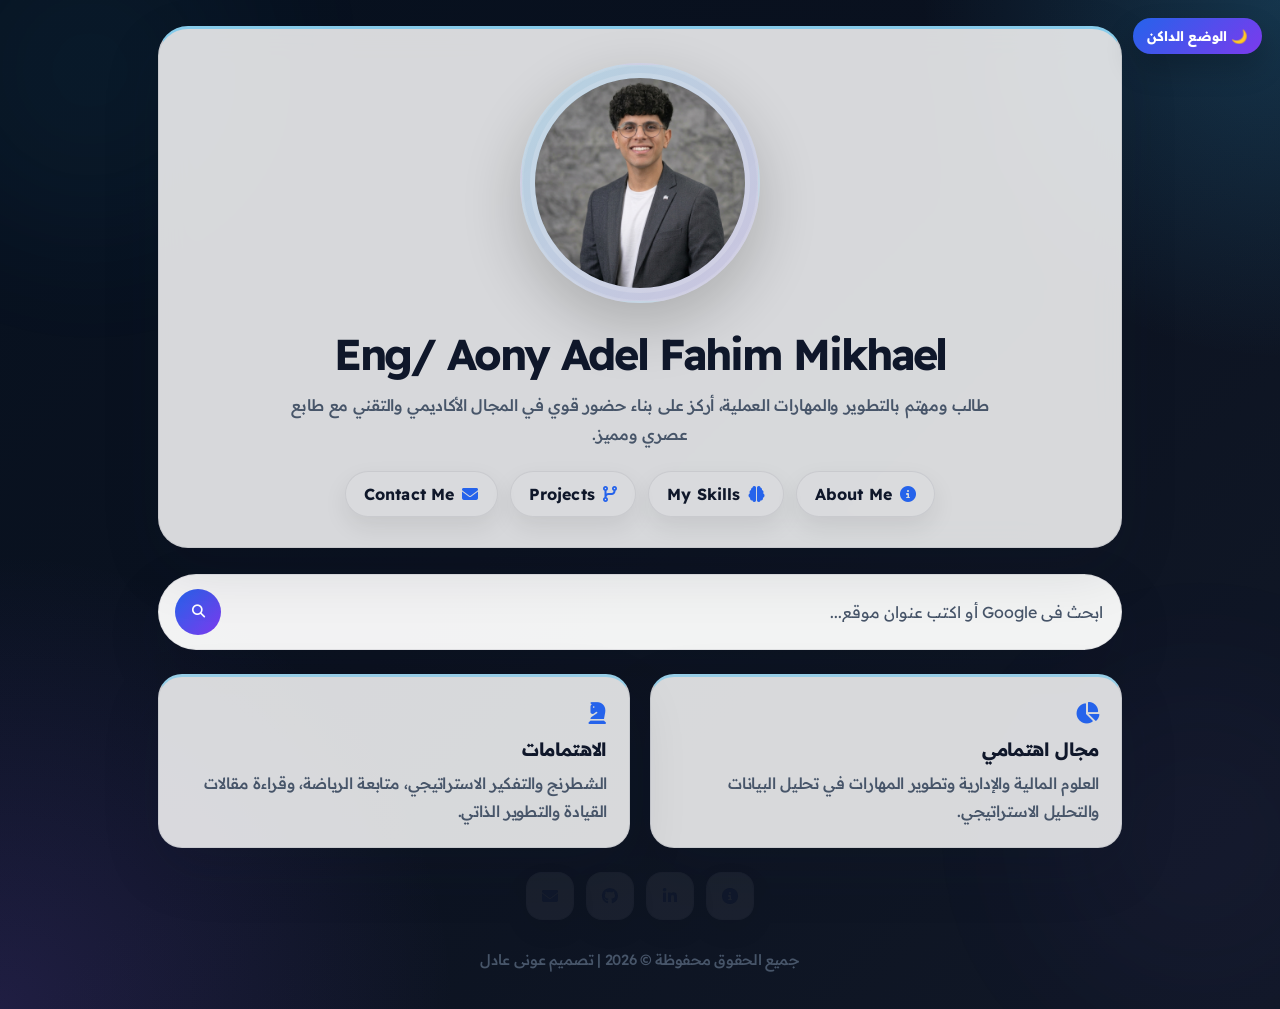
<file: index.html>
﻿<!DOCTYPE html>
<html lang="ar" dir="rtl">
<head>
    <meta charset="UTF-8">
    <meta name="viewport" content="width=device-width, initial-scale=1.0">
    <title>عونى عادل | الصفحة الشخصية</title>
    <link rel="stylesheet" href="theme.css">
    <link href="https://fonts.googleapis.com/css2?family=Readex+Pro:wght@400;500;600;700;800&family=Tajawal:wght@400;700;800&display=swap" rel="stylesheet">
    <link rel="stylesheet" href="https://cdnjs.cloudflare.com/ajax/libs/font-awesome/6.4.0/css/all.min.css">
    <style>
        .action-row {
            display: flex;
            justify-content: center;
            flex-wrap: wrap;
            gap: 12px;
            margin-top: 22px;
        }

        @media (max-width: 640px) {
            .action-row {
                flex-direction: column;
                align-items: stretch;
            }
        }
    </style>
</head>
<body>

    <div class="container">
        <!-- قسم الملف الشخصي والاسم -->
        <header>
            <div class="profile-img">
                <img src="./Picsart_26-07-31_21-13-13-134.jpg" alt="Aony Adel">
            </div>
            <h1>Eng/ Aony Adel Fahim Mikhael</h1>
            <p class="subtitle">طالب ومهتم بالتطوير والمهارات العملية، أركز على بناء حضور قوي في المجال الأكاديمي والتقني مع طابع عصري ومميز.</p>
            <div class="action-row">
                <a href="about.html" class="about-link"><i class="fa-solid fa-circle-info"></i> About Me</a>
                <a href="skills.html" class="about-link"><i class="fa-solid fa-brain"></i> My Skills</a>
                <a href="projects.html" class="about-link"><i class="fa-solid fa-code-branch"></i> Projects</a>
                <a href="contact.html" class="about-link"><i class="fa-solid fa-envelope"></i> Contact Me</a>
            </div>
        </header>

        <!-- محرك البحث -->
        <div class="search-box">
            <form action="https://www.google.com/search" method="GET" target="_blank" class="search-form">
                <input type="text" name="q" class="search-input" placeholder="ابحث في Google أو اكتب عنوان موقع..." required autocomplete="off">
                <button type="submit" class="search-btn">
                    <i class="fa-solid fa-magnifying-glass"></i>
                </button>
            </form>
        </div>

        <!-- كروت المحتوى -->
        <div class="cards-grid">
            <div class="card">
                <div class="card-icon"><i class="fa-solid fa-chart-pie"></i></div>
                <h3>مجال اهتمامي</h3>
                <p>العلوم المالية والإدارية وتطوير المهارات في تحليل البيانات والتحليل الاستراتيجي.</p>
            </div>

            <div class="card">
                <div class="card-icon"><i class="fa-solid fa-chess-knight"></i></div>
                <h3>الاهتمامات</h3>
                <p>الشطرنج والتفكير الاستراتيجي، متابعة الرياضة، وقراءة مقالات القيادة والتطوير الذاتي.</p>
            </div>
        </div>

        <!-- روابط التواصل الاجتماعي -->
        <div class="social-links">
            <a href="about.html" class="social-btn" title="About Me"><i class="fa-solid fa-circle-info"></i></a>
            <a href="#" class="social-btn" title="LinkedIn"><i class="fa-brands fa-linkedin-in"></i></a>
            <a href="#" class="social-btn" title="GitHub"><i class="fa-brands fa-github"></i></a>
            <a href="#" class="social-btn" title="البريد الإلكتروني"><i class="fa-solid fa-envelope"></i></a>
        </div>

        <footer>
            <p>جميع الحقوق محفوظة © 2026 | تصميم عونى عادل</p>
        </footer>
    </div>

    <script src="theme.js"></script>
</body>
</html>
</file>
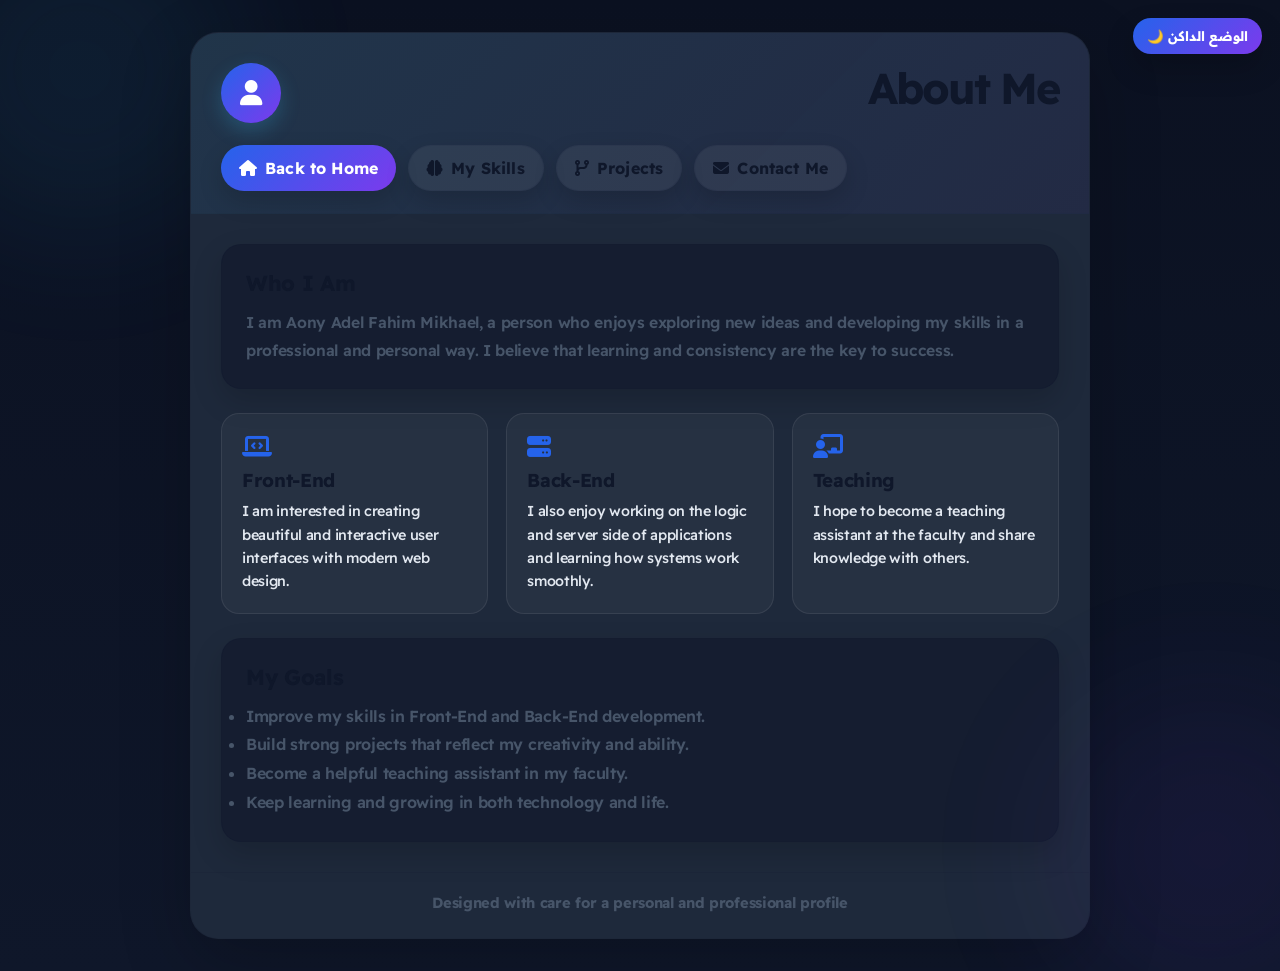
<file: about.html>
<!DOCTYPE html>
<html lang="en" dir="ltr">
<head>
    <meta charset="UTF-8">
    <meta name="viewport" content="width=device-width, initial-scale=1.0">
    <title>About Me | Aony Adel</title>
    <link rel="stylesheet" href="theme.css">
    <link href="https://fonts.googleapis.com/css2?family=Readex+Pro:wght@400;500;600;700;800&family=Tajawal:wght@400;700;800&display=swap" rel="stylesheet">
    <link rel="stylesheet" href="https://cdnjs.cloudflare.com/ajax/libs/font-awesome/6.4.0/css/all.min.css">
    <style>
        :root {
            --bg: #0F172A;
            --surface: #1E293B;
            --surface-soft: rgba(30, 41, 59, 0.95);
            --text: #E2E8F0;
            --text-muted: #94A3B8;
            --accent: #38BDF8;
            --accent-dark: #0EA5E9;
            --border: rgba(255, 255, 255, 0.08);
            --radius: 20px;
            --shadow: 0 24px 70px rgba(0, 0, 0, 0.22);
        }

        * {
            box-sizing: border-box;
            margin: 0;
            padding: 0;
            font-family: 'Readex Pro', 'Tajawal', sans-serif;
        }

        body {
            position: relative;
            min-height: 100vh;
            background: linear-gradient(180deg, #0B1121 0%, #0F172A 100%);
            color: var(--text);
            display: flex;
            align-items: center;
            justify-content: center;
            padding: 32px 20px;
            overflow-x: hidden;
        }

        body::before,
        body::after {
            content: '';
            position: fixed;
            width: 320px;
            height: 320px;
            border-radius: 50%;
            filter: blur(80px);
            opacity: 0.28;
            z-index: 0;
            pointer-events: none;
            animation: drift 10s ease-in-out infinite alternate;
        }

        body::before {
            top: -90px;
            left: -80px;
            background: rgba(56, 189, 248, 0.28);
        }

        body::after {
            bottom: -110px;
            right: -90px;
            background: rgba(124, 58, 237, 0.26);
            animation-duration: 12s;
        }

        .page {
            position: relative;
            width: 100%;
            max-width: 900px;
            background: var(--surface);
            border: 1px solid var(--border-color);
            border-radius: 28px;
            overflow: hidden;
            box-shadow: var(--shadow);
            isolation: isolate;
        }

        .page::before {
            content: '';
            position: absolute;
            inset: -1px;
            background: linear-gradient(120deg, rgba(56, 189, 248, 0.12), transparent 35%, rgba(255, 255, 255, 0.08) 55%, transparent 75%);
            transform: translateX(-120%);
            transition: transform 0.8s ease;
            z-index: 0;
            pointer-events: none;
        }

        .page:hover::before {
            transform: translateX(120%);
        }

        .hero,
        .content,
        .footer,
        .card,
        .interest,
        .badge,
        .btn {
            position: relative;
            z-index: 1;
        }

        .hero {
            padding: 36px 32px 28px;
            background: linear-gradient(135deg, rgba(56, 189, 248, 0.15), rgba(56, 189, 248, 0.08));
            border-bottom: 1px solid rgba(255, 255, 255, 0.08);
        }

        .badge {
            width: 72px;
            height: 72px;
            border-radius: 50%;
            background: linear-gradient(135deg, #38BDF8, #0EA5E9);
            display: flex;
            align-items: center;
            justify-content: center;
            font-size: 1.8rem;
            color: white;
            box-shadow: 0 10px 25px rgba(56, 189, 248, 0.25);
            animation: float 4s ease-in-out infinite;
        }

        .btn {
            display: inline-flex;
            align-items: center;
            gap: 8px;
            padding: 12px 18px;
            border-radius: 999px;
            text-decoration: none;
            color: #fff;
            font-weight: 700;
            transition: transform 0.25s ease, background 0.25s ease, box-shadow 0.25s ease;
            box-shadow: 0 10px 24px rgba(0, 0, 0, 0.16);
            position: relative;
            overflow: hidden;
        }

        .btn::before {
            content: '';
            position: absolute;
            inset: 0;
            background: linear-gradient(90deg, transparent, rgba(255, 255, 255, 0.2), transparent);
            transform: translateX(-120%);
            transition: transform 0.6s ease;
        }

        .btn:hover {
            transform: translateY(-3px);
            box-shadow: 0 16px 30px rgba(56, 189, 248, 0.18);
        }

        .btn:hover::before {
            transform: translateX(120%);
        }

        .card,
        .interest {
            position: relative;
            overflow: hidden;
            animation: fadeUp 0.7s ease both;
        }

        .card::before,
        .interest::before {
            content: '';
            position: absolute;
            inset: 0;
            background: linear-gradient(135deg, rgba(56, 189, 248, 0.12), transparent 55%);
            opacity: 0;
            transition: opacity 0.3s ease;
            pointer-events: none;
        }

        .card:hover::before,
        .interest:hover::before {
            opacity: 1;
        }

        .card:hover {
            transform: translateY(-4px);
            border-color: rgba(56, 189, 248, 0.16);
        }

        .interest:hover {
            transform: translateY(-4px);
            border-color: rgba(56, 189, 248, 0.18);
        }

        .footer {
            animation: fadeUp 0.9s ease both;
        }

        @keyframes float {
            0%, 100% { transform: translateY(0px); }
            50% { transform: translateY(-6px); }
        }

        @keyframes fadeUp {
            from { opacity: 0; transform: translateY(16px); }
            to { opacity: 1; transform: translateY(0); }
        }

        @keyframes drift {
            from { transform: translate(0, 0) scale(1); }
            to { transform: translate(30px, 20px) scale(1.08); }
        }

        * {
            box-sizing: border-box;
            margin: 0;
            padding: 0;
            font-family: 'Readex Pro', 'Tajawal', sans-serif;
        }

        html {
            scroll-behavior: smooth;
        }

        body {
            display: flex;
            align-items: center;
            justify-content: center;
        }

        .hero {
            padding: 28px 30px 22px;
            background: linear-gradient(135deg, rgba(56, 189, 248, 0.08), rgba(124, 58, 237, 0.05));
            border-bottom: 1px solid var(--border-color);
        }

        .hero-top {
            display: flex;
            justify-content: space-between;
            align-items: center;
            gap: 20px;
            flex-wrap: wrap;
        }

        .badge {
            width: 60px;
            height: 60px;
            border-radius: 50%;
            background: linear-gradient(135deg, var(--accent-color), var(--accent-2));
            display: flex;
            align-items: center;
            justify-content: center;
            font-size: 1.6rem;
            color: white;
            box-shadow: 0 8px 20px rgba(56, 189, 248, 0.22);
            flex-shrink: 0;
        }

        .hero h1 {
            font-weight: 800;
            letter-spacing: -0.05em;
        }

        .btn {
            display: inline-flex;
            align-items: center;
            gap: 8px;
            padding: 12px 18px;
            border-radius: 999px;
            text-decoration: none;
            font-weight: 800;
            color: #fff;
            transition: transform 0.25s ease, box-shadow 0.25s ease;
            box-shadow: 0 10px 24px rgba(0, 0, 0, 0.16);
            letter-spacing: 0.01em;
        }

        .btn-primary {
            background: linear-gradient(135deg, var(--accent-color), var(--accent-2));
        }

        .btn-secondary {
            background: rgba(255, 255, 255, 0.06);
            border: 1px solid var(--border-color);
            color: var(--text-color);
        }

        .btn:hover {
            transform: translateY(-3px);
        }

        .btn-secondary:hover {
            background: rgba(56, 189, 248, 0.12);
        }

        .hero-actions {
            display: flex;
            gap: 12px;
            margin-top: 20px;
            flex-wrap: wrap;
        }

        .content {
            padding: 30px;
            display: grid;
            gap: 24px;
        }

        .card {
            background: rgba(15, 23, 42, 0.6);
            border: 1px solid var(--border-color);
            border-radius: 20px;
            padding: 24px;
            box-shadow: 0 12px 30px rgba(0, 0, 0, 0.16);
            transition: transform 0.25s ease, border-color 0.25s ease;
        }

        .card:hover {
            transform: translateY(-4px);
            border-color: rgba(56, 189, 248, 0.24);
        }

        .card h2 {
            font-size: 1.35rem;
            margin-bottom: 12px;
            color: var(--text-color);
            font-weight: 800;
        }

        .card p,
        .card li {
            color: var(--muted);
            line-height: 1.8;
            font-weight: 600;
        }

        .grid {
            display: grid;
            grid-template-columns: repeat(auto-fit, minmax(220px, 1fr));
            gap: 18px;
        }

        .interest {
            padding: 20px;
            border-radius: 18px;
            background: rgba(255, 255, 255, 0.04);
            border: 1px solid rgba(255, 255, 255, 0.08);
            transition: transform 0.25s ease, border-color 0.25s ease;
        }

        .interest:hover {
            transform: translateY(-3px);
            border-color: rgba(56, 189, 248, 0.16);
        }

        .interest i {
            color: var(--accent-color);
            font-size: 1.5rem;
            margin-bottom: 10px;
        }

        .interest h3 {
            margin-bottom: 8px;
            color: var(--text-color);
            font-weight: 800;
        }

        .interest p {
            font-size: 0.9rem;
            line-height: 1.6;
        }

        .footer {
            text-align: center;
            padding: 20px 24px 26px;
            color: var(--muted);
            font-size: 0.92rem;
            font-weight: 700;
            border-top: 1px solid var(--border-color);
        }

        @media (max-width: 768px) {
            .page {
                border-radius: 20px;
            }

            .hero {
                padding: 22px 20px 18px;
            }

            .hero-top {
                gap: 12px;
            }

            .badge {
                width: 50px;
                height: 50px;
                font-size: 1.4rem;
            }

            .btn {
                padding: 10px 14px;
                font-size: 0.9rem;
            }

            .hero-actions {
                margin-top: 16px;
                gap: 8px;
            }

            .content {
                padding: 20px;
                gap: 18px;
            }

            .card {
                padding: 18px;
                border-radius: 16px;
            }

            .card h2 {
                font-size: 1.15rem;
                margin-bottom: 10px;
            }

            .grid {
                grid-template-columns: 1fr;
                gap: 14px;
            }
        }

        @media (max-width: 640px) {
            body {
                padding: 12px 8px;
            }

            .page {
                border-radius: 16px;
            }

            .hero {
                padding: 16px 12px 12px;
            }

            .hero-top {
                flex-direction: column;
                align-items: flex-start;
            }

            .badge {
                width: 45px;
                height: 45px;
                font-size: 1.2rem;
            }

            .hero h1 {
                font-size: 1.3rem;
            }

            .btn {
                padding: 9px 12px;
                font-size: 0.8rem;
            }

            .hero-actions {
                width: 100%;
                flex-direction: column;
                margin-top: 12px;
            }

            .content {
                padding: 14px;
                gap: 14px;
            }

            .card {
                padding: 12px;
            }

            .card h2 {
                font-size: 1rem;
            }

            .interest {
                padding: 12px;
            }
        }
    </style>
</head>
<body>
    <div class="page">
        <section class="hero">
            <div class="hero-top">
                <div class="badge"><i class="fa-solid fa-user"></i></div>
                <div>
                    <h1>About Me</h1>
                </div>
            </div>

            <div class="hero-actions">
                <a href="index.html" class="btn btn-primary"><i class="fa-solid fa-house"></i> Back to Home</a>
                <a href="skills.html" class="btn btn-secondary"><i class="fa-solid fa-brain"></i> My Skills</a>
                <a href="projects.html" class="btn btn-secondary"><i class="fa-solid fa-code-branch"></i> Projects</a>
                <a href="contact.html" class="btn btn-secondary"><i class="fa-solid fa-envelope"></i> Contact Me</a>
            </div>
        </section>

        <section class="content">
            <div class="card">
                <h2>Who I Am</h2>
                <p>I am Aony Adel Fahim Mikhael, a person who enjoys exploring new ideas and developing my skills in a professional and personal way. I believe that learning and consistency are the key to success.</p>
            </div>

            <div class="grid">
                <div class="interest">
                    <i class="fa-solid fa-laptop-code"></i>
                    <h3>Front-End</h3>
                    <p>I am interested in creating beautiful and interactive user interfaces with modern web design.</p>
                </div>
                <div class="interest">
                    <i class="fa-solid fa-server"></i>
                    <h3>Back-End</h3>
                    <p>I also enjoy working on the logic and server side of applications and learning how systems work smoothly.</p>
                </div>
                <div class="interest">
                    <i class="fa-solid fa-chalkboard-user"></i>
                    <h3>Teaching</h3>
                    <p>I hope to become a teaching assistant at the faculty and share knowledge with others.</p>
                </div>
            </div>

            <div class="card">
                <h2>My Goals</h2>
                <ul>
                    <li>Improve my skills in Front-End and Back-End development.</li>
                    <li>Build strong projects that reflect my creativity and ability.</li>
                    <li>Become a helpful teaching assistant in my faculty.</li>
                    <li>Keep learning and growing in both technology and life.</li>
                </ul>
            </div>
        </section>

        <div class="footer">
            <p>Designed with care for a personal and professional profile</p>
        </div>
    </div>
    <script src="theme.js"></script>
</body>
</html>
</file>
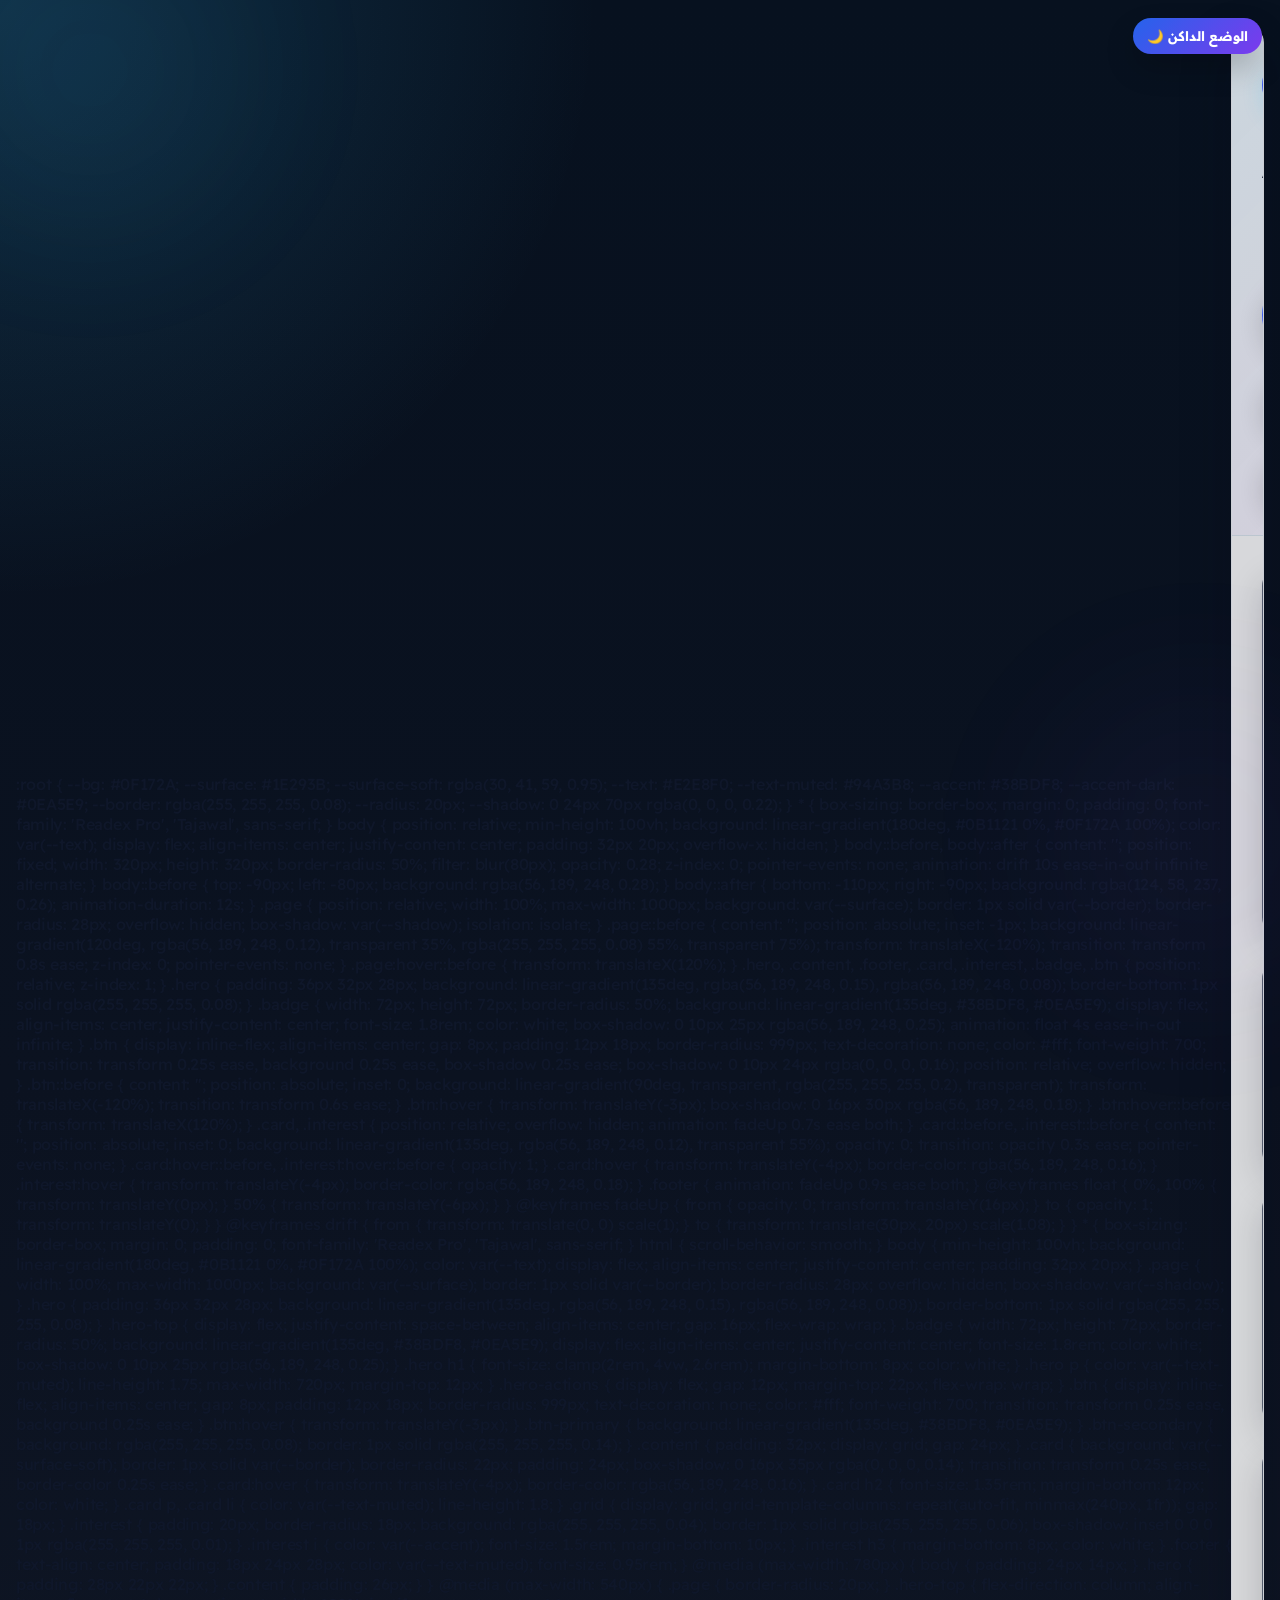
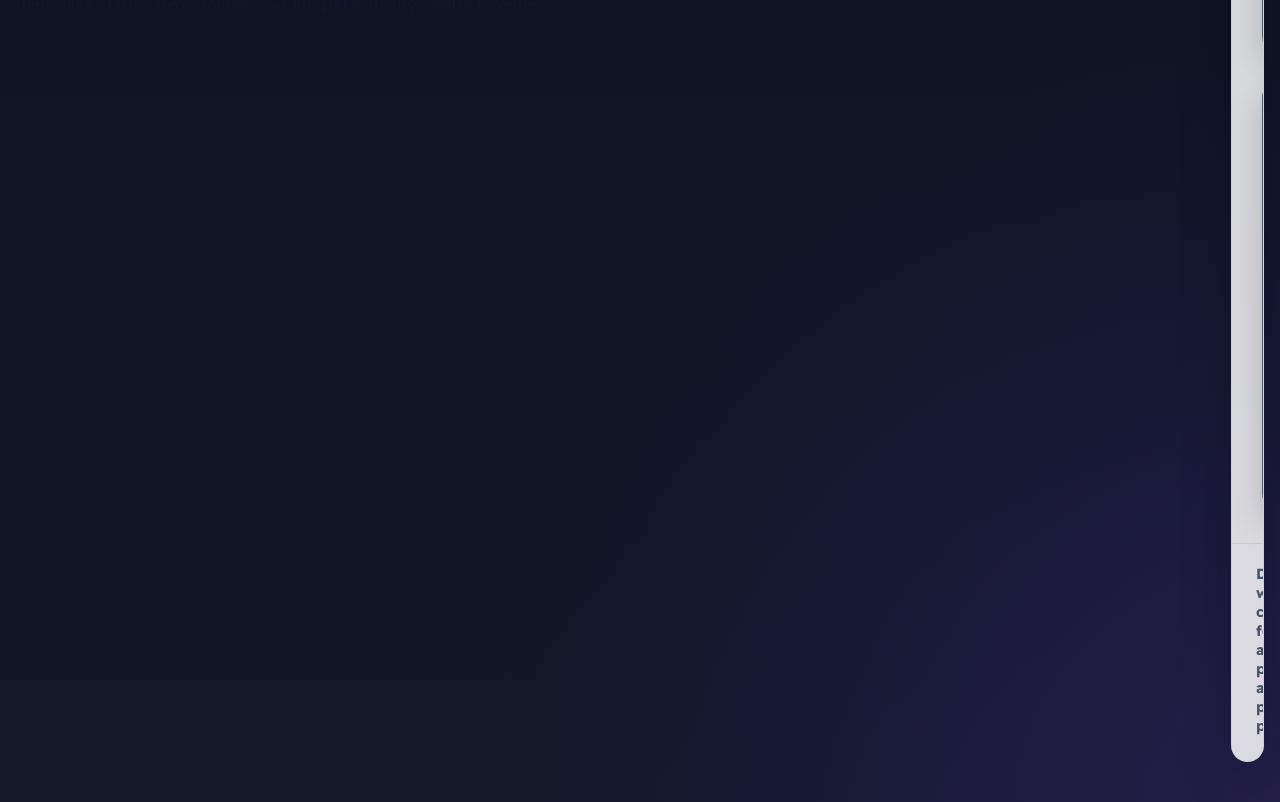
<file: about_old.html>
<!DOCTYPE html>
<html lang="en" dir="ltr">
<head>
    <meta charset="UTF-8">
    <meta name="viewport" content="width=device-width, initial-scale=1.0">
    <title>About Me | Aony Adel</title>
    <link rel="stylesheet" href="theme.css">
    <link href="https://fonts.googleapis.com/css2?family=Readex+Pro:wght@400;500;600;700;800&family=Tajawal:wght@400;700;800&display=swap" rel="stylesheet">
    <link rel="stylesheet" href="https://cdnjs.cloudflare.com/ajax/libs/font-awesome/6.4.0/css/all.min.css">
    <style>
        .page {
            position: relative;
            width: 100%;
            max-width: 900px;
            background: var(--surface);
            border: 1px solid var(--border-color);
            border-radius: 28px;
            overflow: hidden;
            box-shadow: var(--shadow);
            margin: 0 auto;
        }

        body {
            display: flex;
            align-items: center;
            justify-content: center;
        }

        .hero {
            padding: 28px 30px 22px;
            background: linear-gradient(135deg, rgba(56, 189, 248, 0.08), rgba(124, 58, 237, 0.05));
            border-bottom: 1px solid var(--border-color);
        }

        .hero-top {
            display: flex;
            justify-content: space-between;
            align-items: center;
            gap: 20px;
            flex-wrap: wrap;
        }

        .badge {
            width: 60px;
            height: 60px;
            border-radius: 50%;
            background: linear-gradient(135deg, var(--accent-color), var(--accent-2));
            display: flex;
            align-items: center;
            justify-content: center;
            font-size: 1.6rem;
            color: white;
            box-shadow: 0 8px 20px rgba(56, 189, 248, 0.22);
            flex-shrink: 0;
        }

        .hero h1 {
            font-weight: 800;
            letter-spacing: -0.05em;
        }

        .btn {
            display: inline-flex;
            align-items: center;
            gap: 8px;
            padding: 12px 18px;
            border-radius: 999px;
            text-decoration: none;
            font-weight: 800;
            color: #fff;
            transition: transform 0.25s ease, box-shadow 0.25s ease;
            box-shadow: 0 10px 24px rgba(0, 0, 0, 0.16);
            letter-spacing: 0.01em;
        }

        .btn-primary {
            background: linear-gradient(135deg, var(--accent-color), var(--accent-2));
        }

        .btn-secondary {
            background: rgba(255, 255, 255, 0.06);
            border: 1px solid var(--border-color);
            color: var(--text-color);
        }

        .btn:hover {
            transform: translateY(-3px);
        }

        .btn-secondary:hover {
            background: rgba(56, 189, 248, 0.12);
        }

        .hero-actions {
            display: flex;
            gap: 12px;
            margin-top: 20px;
            flex-wrap: wrap;
        }

        .content {
            padding: 30px;
            display: grid;
            gap: 24px;
        }

        .card {
            background: rgba(15, 23, 42, 0.6);
            border: 1px solid var(--border-color);
            border-radius: 20px;
            padding: 24px;
            box-shadow: 0 12px 30px rgba(0, 0, 0, 0.16);
            transition: transform 0.25s ease, border-color 0.25s ease;
        }

        .card:hover {
            transform: translateY(-4px);
            border-color: rgba(56, 189, 248, 0.24);
        }

        .card h2 {
            font-size: 1.35rem;
            margin-bottom: 12px;
            color: var(--text-color);
            font-weight: 800;
        }

        .card p,
        .card li {
            color: var(--muted);
            line-height: 1.8;
            font-weight: 600;
        }

        .grid {
            display: grid;
            grid-template-columns: repeat(auto-fit, minmax(220px, 1fr));
            gap: 18px;
        }

        .interest {
            padding: 20px;
            border-radius: 18px;
            background: rgba(255, 255, 255, 0.04);
            border: 1px solid rgba(255, 255, 255, 0.08);
            box-shadow: inset 0 0 0 1px rgba(255, 255, 255, 0.02);
            transition: transform 0.25s ease, border-color 0.25s ease;
        }

        .interest:hover {
            transform: translateY(-3px);
            border-color: rgba(56, 189, 248, 0.16);
        }

        .interest i {
            color: var(--accent-color);
            font-size: 1.5rem;
            margin-bottom: 10px;
        }

        .interest h3 {
            margin-bottom: 8px;
            color: var(--text-color);
            font-weight: 800;
        }

        .interest p {
            font-size: 0.9rem;
            line-height: 1.6;
        }

        .footer {
            text-align: center;
            padding: 20px 24px 26px;
            color: var(--muted);
            font-size: 0.92rem;
            font-weight: 700;
            border-top: 1px solid var(--border-color);
        }

        @media (max-width: 768px) {
            .page {
                border-radius: 20px;
            }

            .hero {
                padding: 22px 20px 18px;
            }

            .hero-top {
                gap: 12px;
            }

            .badge {
                width: 50px;
                height: 50px;
                font-size: 1.4rem;
            }

            .btn {
                padding: 10px 14px;
                font-size: 0.9rem;
            }

            .hero-actions {
                margin-top: 16px;
                gap: 8px;
            }

            .content {
                padding: 20px;
                gap: 18px;
            }

            .card {
                padding: 18px;
                border-radius: 16px;
            }

            .card h2 {
                font-size: 1.15rem;
                margin-bottom: 10px;
            }

            .grid {
                grid-template-columns: 1fr;
                gap: 14px;
            }

            .interest {
                padding: 16px;
                border-radius: 14px;
            }
        }

        @media (max-width: 640px) {
            .page {
                border-radius: 16px;
            }

            .hero {
                padding: 18px 14px 14px;
            }

            .hero-top {
                flex-direction: column;
                align-items: flex-start;
            }

            .badge {
                width: 45px;
                height: 45px;
                font-size: 1.2rem;
            }

            .hero h1 {
                font-size: 1.4rem;
            }

            .btn {
                padding: 9px 12px;
                font-size: 0.8rem;
            }

            .hero-actions {
                width: 100%;
                flex-direction: column;
                margin-top: 14px;
            }

            .content {
                padding: 16px;
                gap: 16px;
            }

            .card {
                padding: 14px;
            }

            .card h2 {
                font-size: 1.05rem;
            }

            .interest {
                padding: 14px;
            }
        }
    </style>
</head>
<body>
        :root {
            --bg: #0F172A;
            --surface: #1E293B;
            --surface-soft: rgba(30, 41, 59, 0.95);
            --text: #E2E8F0;
            --text-muted: #94A3B8;
            --accent: #38BDF8;
            --accent-dark: #0EA5E9;
            --border: rgba(255, 255, 255, 0.08);
            --radius: 20px;
            --shadow: 0 24px 70px rgba(0, 0, 0, 0.22);
        }

        * {
            box-sizing: border-box;
            margin: 0;
            padding: 0;
            font-family: 'Readex Pro', 'Tajawal', sans-serif;
        }

        body {
            position: relative;
            min-height: 100vh;
            background: linear-gradient(180deg, #0B1121 0%, #0F172A 100%);
            color: var(--text);
            display: flex;
            align-items: center;
            justify-content: center;
            padding: 32px 20px;
            overflow-x: hidden;
        }

        body::before,
        body::after {
            content: '';
            position: fixed;
            width: 320px;
            height: 320px;
            border-radius: 50%;
            filter: blur(80px);
            opacity: 0.28;
            z-index: 0;
            pointer-events: none;
            animation: drift 10s ease-in-out infinite alternate;
        }

        body::before {
            top: -90px;
            left: -80px;
            background: rgba(56, 189, 248, 0.28);
        }

        body::after {
            bottom: -110px;
            right: -90px;
            background: rgba(124, 58, 237, 0.26);
            animation-duration: 12s;
        }

        .page {
            position: relative;
            width: 100%;
            max-width: 1000px;
            background: var(--surface);
            border: 1px solid var(--border);
            border-radius: 28px;
            overflow: hidden;
            box-shadow: var(--shadow);
            isolation: isolate;
        }

        .page::before {
            content: '';
            position: absolute;
            inset: -1px;
            background: linear-gradient(120deg, rgba(56, 189, 248, 0.12), transparent 35%, rgba(255, 255, 255, 0.08) 55%, transparent 75%);
            transform: translateX(-120%);
            transition: transform 0.8s ease;
            z-index: 0;
            pointer-events: none;
        }

        .page:hover::before {
            transform: translateX(120%);
        }

        .hero,
        .content,
        .footer,
        .card,
        .interest,
        .badge,
        .btn {
            position: relative;
            z-index: 1;
        }

        .hero {
            padding: 36px 32px 28px;
            background: linear-gradient(135deg, rgba(56, 189, 248, 0.15), rgba(56, 189, 248, 0.08));
            border-bottom: 1px solid rgba(255, 255, 255, 0.08);
        }

        .badge {
            width: 72px;
            height: 72px;
            border-radius: 50%;
            background: linear-gradient(135deg, #38BDF8, #0EA5E9);
            display: flex;
            align-items: center;
            justify-content: center;
            font-size: 1.8rem;
            color: white;
            box-shadow: 0 10px 25px rgba(56, 189, 248, 0.25);
            animation: float 4s ease-in-out infinite;
        }

        .btn {
            display: inline-flex;
            align-items: center;
            gap: 8px;
            padding: 12px 18px;
            border-radius: 999px;
            text-decoration: none;
            color: #fff;
            font-weight: 700;
            transition: transform 0.25s ease, background 0.25s ease, box-shadow 0.25s ease;
            box-shadow: 0 10px 24px rgba(0, 0, 0, 0.16);
            position: relative;
            overflow: hidden;
        }

        .btn::before {
            content: '';
            position: absolute;
            inset: 0;
            background: linear-gradient(90deg, transparent, rgba(255, 255, 255, 0.2), transparent);
            transform: translateX(-120%);
            transition: transform 0.6s ease;
        }

        .btn:hover {
            transform: translateY(-3px);
            box-shadow: 0 16px 30px rgba(56, 189, 248, 0.18);
        }

        .btn:hover::before {
            transform: translateX(120%);
        }

        .card,
        .interest {
            position: relative;
            overflow: hidden;
            animation: fadeUp 0.7s ease both;
        }

        .card::before,
        .interest::before {
            content: '';
            position: absolute;
            inset: 0;
            background: linear-gradient(135deg, rgba(56, 189, 248, 0.12), transparent 55%);
            opacity: 0;
            transition: opacity 0.3s ease;
            pointer-events: none;
        }

        .card:hover::before,
        .interest:hover::before {
            opacity: 1;
        }

        .card:hover {
            transform: translateY(-4px);
            border-color: rgba(56, 189, 248, 0.16);
        }

        .interest:hover {
            transform: translateY(-4px);
            border-color: rgba(56, 189, 248, 0.18);
        }

        .footer {
            animation: fadeUp 0.9s ease both;
        }

        @keyframes float {
            0%, 100% { transform: translateY(0px); }
            50% { transform: translateY(-6px); }
        }

        @keyframes fadeUp {
            from { opacity: 0; transform: translateY(16px); }
            to { opacity: 1; transform: translateY(0); }
        }

        @keyframes drift {
            from { transform: translate(0, 0) scale(1); }
            to { transform: translate(30px, 20px) scale(1.08); }
        }

        * {
            box-sizing: border-box;
            margin: 0;
            padding: 0;
            font-family: 'Readex Pro', 'Tajawal', sans-serif;
        }

        html {
            scroll-behavior: smooth;
        }

        body {
            min-height: 100vh;
            background: linear-gradient(180deg, #0B1121 0%, #0F172A 100%);
            color: var(--text);
            display: flex;
            align-items: center;
            justify-content: center;
            padding: 32px 20px;
        }

        .page {
            width: 100%;
            max-width: 1000px;
            background: var(--surface);
            border: 1px solid var(--border);
            border-radius: 28px;
            overflow: hidden;
            box-shadow: var(--shadow);
        }

        .hero {
            padding: 36px 32px 28px;
            background: linear-gradient(135deg, rgba(56, 189, 248, 0.15), rgba(56, 189, 248, 0.08));
            border-bottom: 1px solid rgba(255, 255, 255, 0.08);
        }

        .hero-top {
            display: flex;
            justify-content: space-between;
            align-items: center;
            gap: 16px;
            flex-wrap: wrap;
        }

        .badge {
            width: 72px;
            height: 72px;
            border-radius: 50%;
            background: linear-gradient(135deg, #38BDF8, #0EA5E9);
            display: flex;
            align-items: center;
            justify-content: center;
            font-size: 1.8rem;
            color: white;
            box-shadow: 0 10px 25px rgba(56, 189, 248, 0.25);
        }

        .hero h1 {
            font-size: clamp(2rem, 4vw, 2.6rem);
            margin-bottom: 8px;
            color: white;
        }

        .hero p {
            color: var(--text-muted);
            line-height: 1.75;
            max-width: 720px;
            margin-top: 12px;
        }

        .hero-actions {
            display: flex;
            gap: 12px;
            margin-top: 22px;
            flex-wrap: wrap;
        }

        .btn {
            display: inline-flex;
            align-items: center;
            gap: 8px;
            padding: 12px 18px;
            border-radius: 999px;
            text-decoration: none;
            color: #fff;
            font-weight: 700;
            transition: transform 0.25s ease, background 0.25s ease;
        }

        .btn:hover {
            transform: translateY(-3px);
        }

        .btn-primary {
            background: linear-gradient(135deg, #38BDF8, #0EA5E9);
        }

        .btn-secondary {
            background: rgba(255, 255, 255, 0.08);
            border: 1px solid rgba(255, 255, 255, 0.14);
        }

        .content {
            padding: 32px;
            display: grid;
            gap: 24px;
        }

        .card {
            background: var(--surface-soft);
            border: 1px solid var(--border);
            border-radius: 22px;
            padding: 24px;
            box-shadow: 0 16px 35px rgba(0, 0, 0, 0.14);
            transition: transform 0.25s ease, border-color 0.25s ease;
        }

        .card:hover {
            transform: translateY(-4px);
            border-color: rgba(56, 189, 248, 0.16);
        }

        .card h2 {
            font-size: 1.35rem;
            margin-bottom: 12px;
            color: white;
        }

        .card p,
        .card li {
            color: var(--text-muted);
            line-height: 1.8;
        }

        .grid {
            display: grid;
            grid-template-columns: repeat(auto-fit, minmax(240px, 1fr));
            gap: 18px;
        }

        .interest {
            padding: 20px;
            border-radius: 18px;
            background: rgba(255, 255, 255, 0.04);
            border: 1px solid rgba(255, 255, 255, 0.06);
            box-shadow: inset 0 0 0 1px rgba(255, 255, 255, 0.01);
        }

        .interest i {
            color: var(--accent);
            font-size: 1.5rem;
            margin-bottom: 10px;
        }

        .interest h3 {
            margin-bottom: 8px;
            color: white;
        }

        .footer {
            text-align: center;
            padding: 18px 24px 28px;
            color: var(--text-muted);
            font-size: 0.95rem;
        }

        @media (max-width: 780px) {
            body {
                padding: 24px 14px;
            }

            .hero {
                padding: 28px 22px 22px;
            }

            .content {
                padding: 26px;
            }
        }

        @media (max-width: 540px) {
            .page {
                border-radius: 20px;
            }

            .hero-top {
                flex-direction: column;
                align-items: flex-start;
            }

            .hero-actions {
                width: 100%;
                justify-content: center;
            }
        }
    </style>
    <style>
        body {
            background:
                radial-gradient(circle at top left, rgba(56, 189, 248, 0.18), transparent 22%),
                radial-gradient(circle at bottom right, rgba(124, 58, 237, 0.18), transparent 28%),
                linear-gradient(180deg, #07111f 0%, #0b1220 45%, #111827 100%);
            font-weight: 500;
            letter-spacing: -0.02em;
        }

        .page {
            border: 1px solid rgba(148, 163, 184, 0.18);
            box-shadow: 0 18px 50px rgba(2, 6, 23, 0.28);
        }

        .hero {
            padding: 28px 30px 22px;
        }

        .hero h1 {
            font-weight: 800;
            letter-spacing: -0.05em;
        }

        .btn {
            font-weight: 800;
            padding: 12px 18px;
            letter-spacing: 0.01em;
        }

        .content {
            padding: 30px;
            gap: 22px;
        }

        .card,
        .interest {
            background: rgba(15, 23, 42, 0.72);
            border: 1px solid rgba(148, 163, 184, 0.18);
            border-radius: 20px;
            box-shadow: 0 14px 35px rgba(2, 6, 23, 0.18);
        }

        .card h2,
        .interest h3 {
            font-weight: 800;
            color: #f8fafc;
        }

        .card p,
        .card li,
        .interest p {
            font-weight: 600;
            line-height: 1.8;
        }

        .footer {
            padding: 20px 24px 26px;
            font-weight: 700;
        }
    </style>
</head>
<body>
    <div class="page">
        <section class="hero">
            <div class="hero-top">
                <div class="badge"><i class="fa-solid fa-user"></i></div>
                <div>
                    <h1>About Me</h1>
                </div>
            </div>

            <div class="hero-actions">
                <a href="index.html" class="btn btn-primary"><i class="fa-solid fa-house"></i> Back to Home</a>
                <a href="skills.html" class="btn btn-secondary"><i class="fa-solid fa-brain"></i> My Skills</a>
                <a href="contact.html" class="btn btn-secondary"><i class="fa-solid fa-envelope"></i> Contact Me</a>
            </div>
        </section>

        <section class="content">
            <div class="card">
                <h2>Who I Am</h2>
                <p>I am Aony Adel Fahim Mikhael, a person who enjoys exploring new ideas and developing my skills in a professional and personal way. I believe that learning and consistency are the key to success.</p>
            </div>

            <div class="grid">
                <div class="interest">
                    <i class="fa-solid fa-laptop-code"></i>
                    <h3>Front-End</h3>
                    <p>I am interested in creating beautiful and interactive user interfaces with modern web design.</p>
                </div>
                <div class="interest">
                    <i class="fa-solid fa-server"></i>
                    <h3>Back-End</h3>
                    <p>I also enjoy working on the logic and server side of applications and learning how systems work smoothly.</p>
                </div>
                <div class="interest">
                    <i class="fa-solid fa-chalkboard-user"></i>
                    <h3>Teaching</h3>
                    <p>I hope to become a teaching assistant at the faculty and share knowledge with others.</p>
                </div>
            </div>

            <div class="card">
                <h2>My Goals</h2>
                <ul>
                    <li>Improve my skills in Front-End and Back-End development.</li>
                    <li>Build strong projects that reflect my creativity and ability.</li>
                    <li>Become a helpful teaching assistant in my faculty.</li>
                    <li>Keep learning and growing in both technology and life.</li>
                </ul>
            </div>
        </section>

        <div class="footer">
            <p>Designed with care for a personal and professional profile</p>
        </div>
    </div>
    <script src="theme.js"></script>
</body>
</html>
</file>
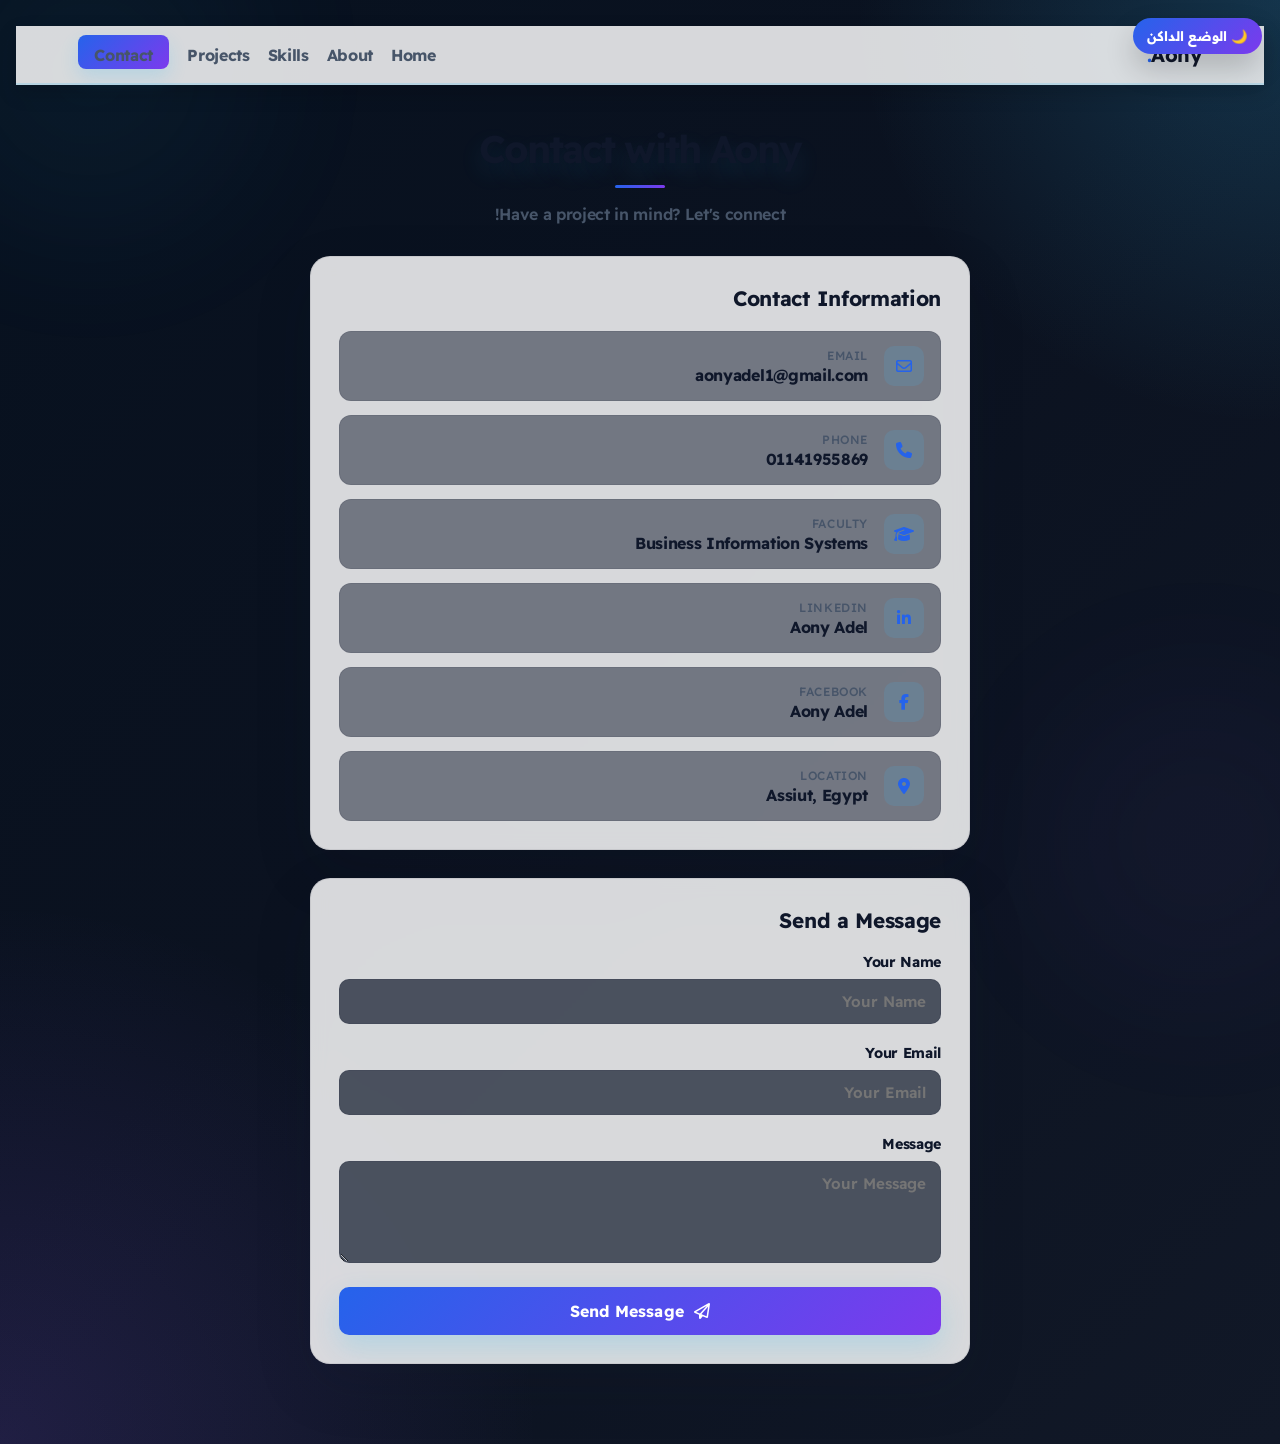
<file: contact.html>
<!DOCTYPE html>
<html lang="ar" dir="rtl">
<head>
    <meta charset="UTF-8">
    <meta name="viewport" content="width=device-width, initial-scale=1.0">
    <title>Aony Adel - Contact</title>
    <link rel="stylesheet" href="theme.css">
    <link href="https://fonts.googleapis.com/css2?family=Cairo:wght@400;600;700;800&family=Readex+Pro:wght@400;500;600;700;800&family=Tajawal:wght@400;500;700;800&display=swap" rel="stylesheet">
    <link rel="stylesheet" href="https://cdnjs.cloudflare.com/ajax/libs/font-awesome/6.4.0/css/all.min.css">
    <style>
        nav {
            display: flex;
            justify-content: space-between;
            align-items: center;
            padding: 16px 5%;
            background: var(--surface);
            border-bottom: 2px solid rgba(56, 189, 248, 0.2);
            box-shadow: 0 8px 20px rgba(0, 0, 0, 0.16);
            position: sticky;
            top: 0;
            z-index: 100;
        }

        .logo {
            font-size: 20px;
            font-weight: 800;
            letter-spacing: -0.02em;
        }

        .logo span {
            color: var(--accent-color);
        }

        .nav-links {
            display: flex;
            gap: 18px;
            list-style: none;
            align-items: center;
        }

        .nav-links a {
            color: var(--muted);
            text-decoration: none;
            transition: 0.3s;
            position: relative;
            padding-bottom: 4px;
            font-weight: 700;
        }

        .nav-links a::after {
            content: '';
            position: absolute;
            left: 0;
            bottom: 0;
            width: 0;
            height: 2px;
            background: linear-gradient(90deg, var(--accent-color), var(--accent-2));
            transition: width 0.3s ease;
        }

        .nav-links a:hover {
            color: var(--text-color);
        }

        .nav-links a:hover::after {
            width: 100%;
        }

        .hire-btn {
            background: linear-gradient(135deg, var(--accent-color), var(--accent-2));
            color: white;
            padding: 10px 16px;
            border-radius: 8px;
            text-decoration: none;
            font-weight: 700;
            transition: transform 0.25s ease, box-shadow 0.25s ease;
            box-shadow: 0 8px 18px rgba(56, 189, 248, 0.2);
        }

        .hire-btn:hover {
            transform: translateY(-2px);
            box-shadow: 0 12px 24px rgba(56, 189, 248, 0.28);
        }

        .container {
            max-width: 700px;
            margin: 40px auto;
            padding: 0 20px;
            position: relative;
            z-index: 1;
        }

        .main-title {
            text-align: center;
            margin-bottom: 32px;
        }

        .main-title h1 {
            font-size: clamp(1.8rem, 4vw, 2.4rem);
            margin-bottom: 8px;
            font-weight: 800;
            letter-spacing: -0.05em;
            animation: fadeUp 0.7s ease both;
            text-shadow: 0 10px 24px rgba(56, 189, 248, 0.12);
        }

        .main-title p {
            color: var(--muted);
            font-size: 1rem;
            font-weight: 600;
        }

        .divider {
            width: 50px;
            height: 3px;
            background: linear-gradient(90deg, var(--accent-color), var(--accent-2));
            margin: 12px auto 16px;
            border-radius: 2px;
        }

        .card {
            position: relative;
            overflow: hidden;
            background: var(--surface);
            border: 1px solid var(--border-color);
            border-radius: 20px;
            padding: 28px;
            margin-bottom: 28px;
            box-shadow: var(--shadow);
            backdrop-filter: blur(10px);
        }

        .card::before {
            content: '';
            position: absolute;
            inset: 0;
            background: linear-gradient(135deg, rgba(56, 189, 248, 0.12), transparent 55%);
            opacity: 0;
            transition: opacity 0.3s ease;
            pointer-events: none;
        }

        .card:hover::before {
            opacity: 1;
        }

        .card-title {
            font-size: 1.3rem;
            font-weight: 800;
            margin-bottom: 20px;
            color: var(--text-color);
        }

        .info-list {
            display: flex;
            flex-direction: column;
            gap: 14px;
        }

        .info-item {
            display: flex;
            align-items: center;
            gap: 16px;
            background: rgba(15, 23, 42, 0.5);
            border: 1px solid var(--border-color);
            padding: 14px 16px;
            border-radius: 12px;
            text-decoration: none;
            color: inherit;
            transition: transform 0.25s ease, border-color 0.25s ease, background 0.25s ease;
        }

        .info-item:hover {
            transform: translateY(-3px);
            border-color: rgba(56, 189, 248, 0.3);
            background: rgba(56, 189, 248, 0.08);
        }

        .info-icon {
            width: 40px;
            height: 40px;
            border-radius: 10px;
            background: rgba(56, 189, 248, 0.12);
            display: flex;
            align-items: center;
            justify-content: center;
            color: var(--accent-color);
            transition: transform 0.25s ease, color 0.25s ease;
            flex-shrink: 0;
        }

        .info-item:hover .info-icon {
            transform: rotate(6deg) scale(1.08);
            color: var(--accent-color);
        }

        .info-text {
            text-align: right;
        }

        .info-text label {
            display: block;
            font-size: 0.75rem;
            color: var(--muted);
            margin-bottom: 2px;
            text-transform: uppercase;
            letter-spacing: 0.05em;
        }

        .info-text span {
            font-size: 1rem;
            font-weight: 700;
            color: var(--text-color);
        }

        .form-group {
            margin-bottom: 20px;
            text-align: right;
        }

        .form-group label {
            display: block;
            font-size: 0.9rem;
            color: var(--text-color);
            margin-bottom: 8px;
            font-weight: 700;
        }

        .form-group input,
        .form-group textarea {
            width: 100%;
            padding: 12px 14px;
            background: rgba(15, 23, 42, 0.7);
            border: 1px solid var(--border-color);
            border-radius: 10px;
            color: var(--text-color);
            font-size: 0.95rem;
            outline: none;
            transition: 0.3s;
            font-family: inherit;
            font-weight: 600;
        }

        .form-group input:focus,
        .form-group textarea:focus {
            border-color: rgba(56, 189, 248, 0.5);
            background: rgba(15, 23, 42, 0.9);
            box-shadow: 0 0 0 3px rgba(56, 189, 248, 0.12);
            transform: translateY(-2px);
        }

        .submit-btn {
            position: relative;
            overflow: hidden;
            width: 100%;
            padding: 14px;
            background: linear-gradient(135deg, var(--accent-color), var(--accent-2));
            color: white;
            border: none;
            border-radius: 10px;
            font-size: 1rem;
            font-weight: 800;
            cursor: pointer;
            display: flex;
            align-items: center;
            justify-content: center;
            gap: 10px;
            transition: transform 0.25s ease, box-shadow 0.25s ease;
            box-shadow: 0 12px 28px rgba(56, 189, 248, 0.22);
            letter-spacing: 0.01em;
        }

        .submit-btn::before {
            content: '';
            position: absolute;
            inset: 0;
            background: linear-gradient(90deg, transparent, rgba(255, 255, 255, 0.2), transparent);
            transform: translateX(-120%);
            transition: transform 0.6s ease;
        }

        .submit-btn:hover {
            transform: translateY(-2px);
            box-shadow: 0 16px 36px rgba(56, 189, 248, 0.28);
        }

        .submit-btn:hover::before {
            transform: translateX(120%);
        }

        @keyframes fadeUp {
            from { opacity: 0; transform: translateY(16px); }
            to { opacity: 1; transform: translateY(0); }
        }

        @media (max-width: 768px) {
            nav {
                padding: 14px 4%;
            }

            .nav-links {
                gap: 12px;
            }

            .nav-links a {
                font-size: 0.9rem;
            }

            .hire-btn {
                padding: 8px 14px;
                font-size: 0.85rem;
            }

            .container {
                margin: 30px auto;
                padding: 0 16px;
            }

            .main-title h1 {
                font-size: 1.8rem;
            }

            .card {
                padding: 22px;
                margin-bottom: 22px;
                border-radius: 16px;
            }

            .card-title {
                font-size: 1.1rem;
            }

            .info-item {
                gap: 12px;
                padding: 12px 14px;
                border-radius: 10px;
            }

            .form-group {
                margin-bottom: 16px;
            }
        }

        @media (max-width: 640px) {
            nav {
                flex-wrap: wrap;
                padding: 12px 3%;
                gap: 10px;
            }

            .logo {
                font-size: 18px;
            }

            .nav-links {
                flex-wrap: wrap;
                gap: 8px;
                width: 100%;
                justify-content: center;
            }

            .nav-links a {
                font-size: 0.8rem;
            }

            .hire-btn {
                padding: 7px 12px;
                font-size: 0.75rem;
            }

            .container {
                margin: 24px auto;
                padding: 0 12px;
            }

            .main-title h1 {
                font-size: 1.5rem;
            }

            .main-title p {
                font-size: 0.9rem;
            }

            .card {
                padding: 18px;
                margin-bottom: 18px;
                border-radius: 14px;
            }

            .card-title {
                font-size: 1rem;
            }

            .info-item {
                gap: 10px;
                padding: 10px 12px;
            }

            .info-icon {
                width: 36px;
                height: 36px;
                border-radius: 8px;
                font-size: 0.9rem;
            }

            .info-text span {
                font-size: 0.95rem;
            }

            .submit-btn {
                padding: 12px;
                font-size: 0.9rem;
            }
        }
    </style>
</head>
<body>
    <nav>
        <div class="logo">Aony<span>.</span></div>
        <ul class="nav-links">
            <li><a href="index.html">Home</a></li>
            <li><a href="about.html">About</a></li>
            <li><a href="skills.html">Skills</a></li>
            <li><a href="projects.html">Projects</a></li>
            <li><a href="contact.html" class="hire-btn">Contact</a></li>
        </ul>
    </nav>

    <div class="container">
        <div class="main-title">
            <h1>Contact with Aony</h1>
            <div class="divider"></div>
            <p>Have a project in mind? Let's connect!</p>
        </div>

        <div class="card">
            <h2 class="card-title">Contact Information</h2>
            <div class="info-list">
                <a class="info-item" href="mailto:aonyadel1@gmail.com">
                    <div class="info-icon"><i class="fa-regular fa-envelope"></i></div>
                    <div class="info-text">
                        <label>Email</label>
                        <span>aonyadel1@gmail.com</span>
                    </div>
                </a>

                <a class="info-item" href="tel:01141955869">
                    <div class="info-icon"><i class="fa-solid fa-phone"></i></div>
                    <div class="info-text">
                        <label>Phone</label>
                        <span>01141955869</span>
                    </div>
                </a>

                <div class="info-item">
                    <div class="info-icon"><i class="fa-solid fa-graduation-cap"></i></div>
                    <div class="info-text">
                        <label>Faculty</label>
                        <span>Business Information Systems</span>
                    </div>
                </div>

                <a class="info-item" href="https://www.linkedin.com/in/aony-adel-8b6357357" target="_blank">
                    <div class="info-icon"><i class="fa-brands fa-linkedin-in"></i></div>
                    <div class="info-text">
                        <label>LinkedIn</label>
                        <span>Aony Adel</span>
                    </div>
                </a>

                <a class="info-item" href="https://www.facebook.com/share/18vVpBsm2V/" target="_blank">
                    <div class="info-icon"><i class="fa-brands fa-facebook-f"></i></div>
                    <div class="info-text">
                        <label>Facebook</label>
                        <span>Aony Adel</span>
                    </div>
                </a>

                <div class="info-item">
                    <div class="info-icon"><i class="fa-solid fa-location-dot"></i></div>
                    <div class="info-text">
                        <label>Location</label>
                        <span>Assiut, Egypt</span>
                    </div>
                </div>
            </div>
        </div>

        <div class="card">
            <h2 class="card-title">Send a Message</h2>
            <form action="https://formsubmit.co/aonyadel1@gmail.com" method="POST">
                <input type="hidden" name="_captcha" value="false">
                <input type="hidden" name="_subject" value="New Contact Message from Website">

                <div class="form-group">
                    <label>Your Name</label>
                    <input id="name" type="text" name="name" placeholder="Your Name" required>
                </div>

                <div class="form-group">
                    <label>Your Email</label>
                    <input id="email" type="email" name="email" placeholder="Your Email" required>
                </div>

                <div class="form-group">
                    <label>Message</label>
                    <textarea id="message" name="message" rows="4" placeholder="Your Message" required></textarea>
                </div>

                <button type="submit" class="submit-btn">
                    <i class="fa-regular fa-paper-plane"></i> Send Message
                </button>
            </form>
        </div>
    </div>

    <script src="theme.js"></script>
</body>
</html>
</file>
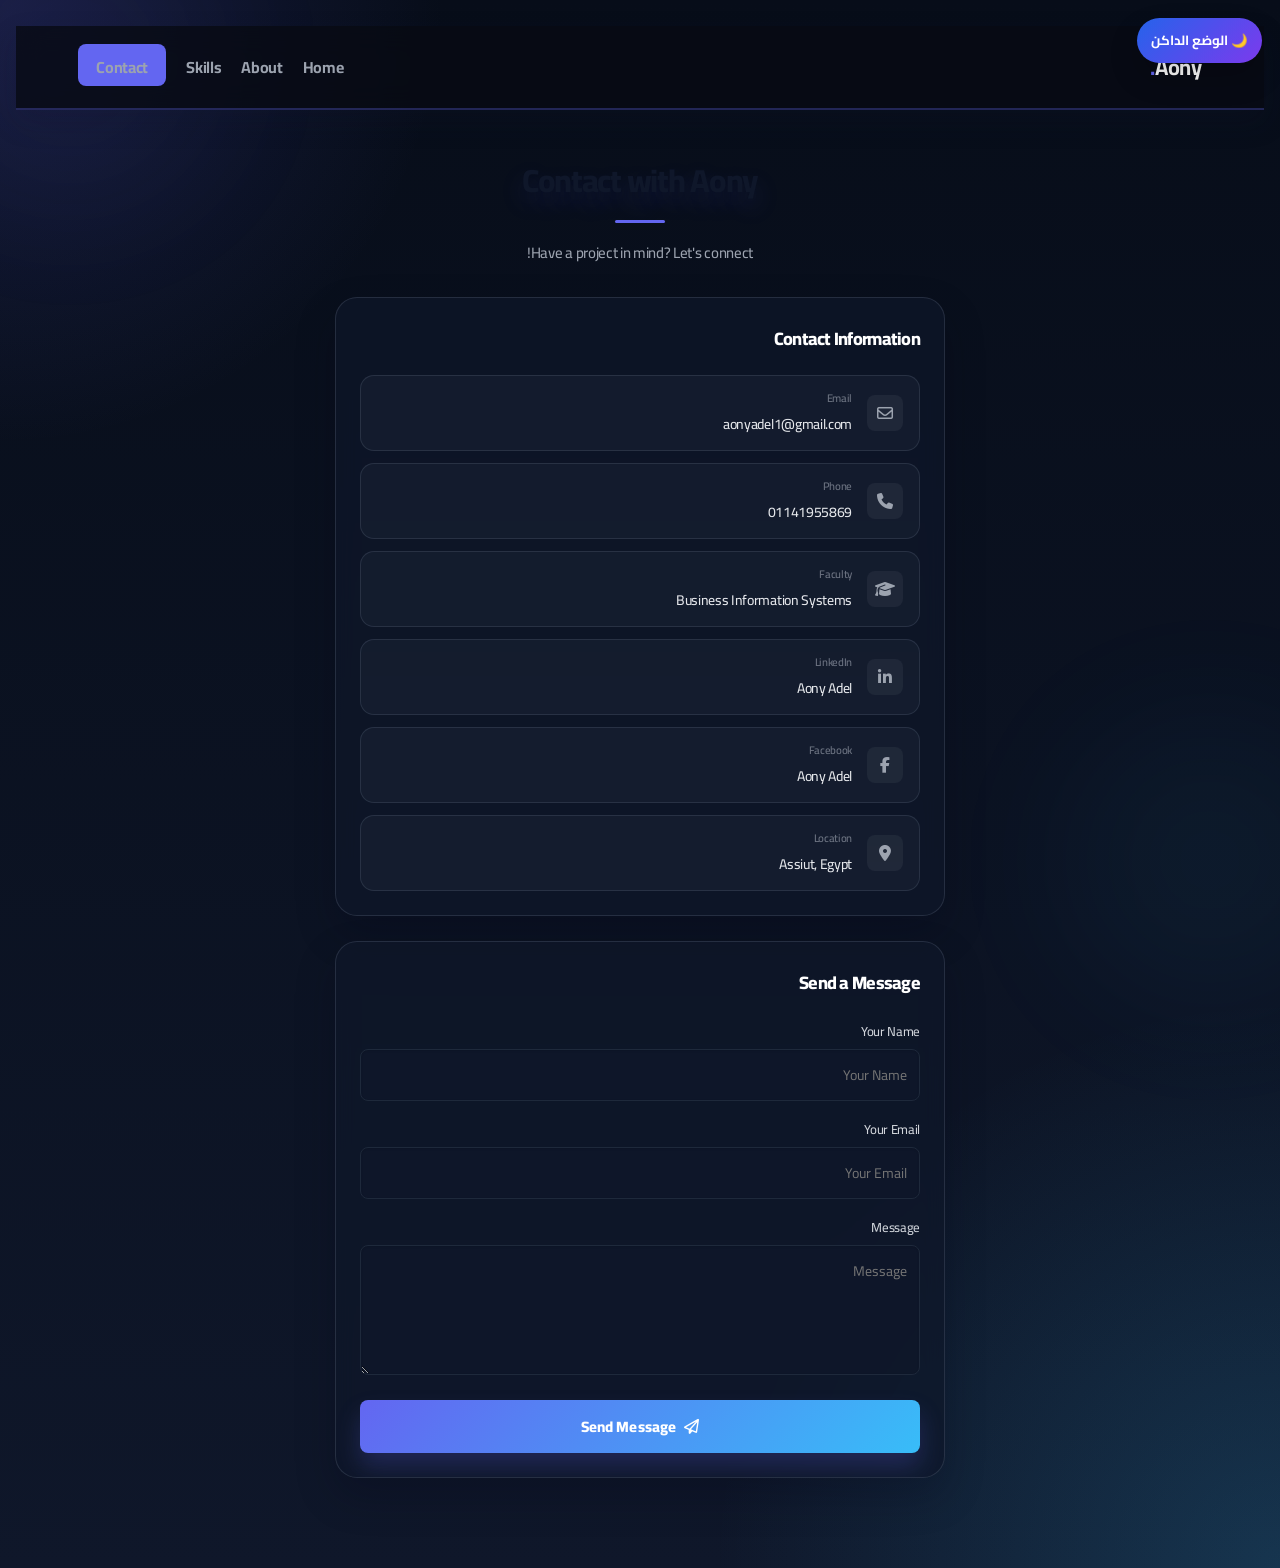
<file: contact_old.html>
<!DOCTYPE html>
<html lang="ar" dir="rtl">
<head>
    <meta charset="UTF-8">
    <meta name="viewport" content="width=device-width, initial-scale=1.0">
    <title>Aony Adel - Contact</title>
    <link rel="stylesheet" href="theme.css">
    <link href="https://fonts.googleapis.com/css2?family=Cairo:wght@400;600;700;800&family=Readex+Pro:wght@400;500;600;700;800&family=Tajawal:wght@400;500;700;800&display=swap" rel="stylesheet">
    <!-- أيکانات Font Awesome -->
    <link rel="stylesheet" href="https://cdnjs.cloudflare.com/ajax/libs/font-awesome/6.4.0/css/all.min.css">
    <style>
        /* إعدادات عامة */
        * {
            box-sizing: border-box;
            margin: 0;
            padding: 0;
            font-family: 'Cairo', 'Tajawal', 'Readex Pro', sans-serif;
        }

        body {
            position: relative;
            background-color: #080b13;
            background-image: 
                radial-gradient(white, rgba(255,255,255,.2) 2px, transparent 40px),
                radial-gradient(white, rgba(255,255,255,.15) 1px, transparent 30px);
            background-size: 550px 550px, 350px 350px;
            background-position: 0 0, 40px 60px;
            color: #ffffff;
            min-height: 100vh;
            padding-bottom: 50px;
            overflow-x: hidden;
        }

        body::before,
        body::after {
            content: '';
            position: fixed;
            width: 280px;
            height: 280px;
            border-radius: 50%;
            filter: blur(80px);
            opacity: 0.25;
            z-index: 0;
            pointer-events: none;
            animation: drift 10s ease-in-out infinite alternate;
        }

        body::before {
            top: -80px;
            left: -70px;
            background: rgba(99, 102, 241, 0.25);
        }

        body::after {
            bottom: -100px;
            right: -70px;
            background: rgba(56, 189, 248, 0.22);
            animation-duration: 12s;
        }

        /* شريط الملاحة (Navbar) */
        nav {
            display: flex;
            justify-content: space-between;
            align-items: center;
            padding: 20px 5%;
            background: rgba(8, 11, 19, 0.8);
            backdrop-filter: blur(14px);
            position: sticky;
            top: 0;
            z-index: 100;
            box-shadow: 0 12px 30px rgba(0, 0, 0, 0.18);
        }

        .logo {
            font-size: 22px;
            font-weight: bold;
        }

        .logo span {
            color: #6366f1;
        }

        .nav-links {
            display: flex;
            gap: 20px;
            list-style: none;
            align-items: center;
        }

        .nav-links a {
            color: #9ca3af;
            text-decoration: none;
            transition: 0.3s;
            position: relative;
            padding-bottom: 4px;
        }

        .nav-links a::after {
            content: '';
            position: absolute;
            left: 0;
            bottom: 0;
            width: 0;
            height: 2px;
            background: linear-gradient(90deg, #6366f1, #38bdf8);
            transition: width 0.3s ease;
        }

        .nav-links a:hover {
            color: #ffffff;
        }

        .nav-links a:hover::after {
            width: 100%;
        }

        .hire-btn {
            background-color: #6366f1;
            color: white;
            padding: 8px 18px;
            border-radius: 8px;
            text-decoration: none;
            font-weight: 600;
            transition: 0.3s;
        }

        .hire-btn:hover {
            background-color: #4f46e5;
        }

        /* الحاوية الرئيسية */
        .container {
            max-width: 650px;
            margin: 40px auto;
            padding: 0 20px;
        }

        .main-title {
            text-align: center;
            margin-bottom: 30px;
        }

        .main-title h1 {
            font-size: 32px;
            margin-bottom: 8px;
            font-weight: 800;
        }

        .main-title p {
            color: #9ca3af;
            font-size: 15px;
        }

        .divider {
            width: 50px;
            height: 3px;
            background-color: #6366f1;
            margin: 10px auto 15px;
            border-radius: 2px;
        }

        /* كروت ومعلومات الاتصال */
        .card {
            position: relative;
            overflow: hidden;
            background-color: rgba(15, 23, 42, 0.7);
            border: 1px solid #1e293b;
            border-radius: 12px;
            padding: 24px;
            margin-bottom: 25px;
            box-shadow: 0 18px 40px rgba(0, 0, 0, 0.18);
            backdrop-filter: blur(10px);
        }

        .card::before {
            content: '';
            position: absolute;
            inset: 0;
            background: linear-gradient(135deg, rgba(99, 102, 241, 0.12), transparent 55%);
            opacity: 0;
            transition: opacity 0.3s ease;
            pointer-events: none;
        }

        .card:hover::before {
            opacity: 1;
        }

        .card-title {
            font-size: 18px;
            font-weight: 600;
            margin-bottom: 20px;
        }

        .info-list {
            display: flex;
            flex-direction: column;
            gap: 12px;
        }

        .info-item {
            display: flex;
            align-items: center;
            gap: 15px;
            background: rgba(30, 41, 59, 0.4);
            border: 1px solid rgba(255, 255, 255, 0.05);
            padding: 12px 16px;
            border-radius: 8px;
            text-decoration: none;
            color: inherit;
            transition: transform 0.25s ease, border-color 0.25s ease, background 0.25s ease;
        }

        .info-item:hover {
            transform: translateY(-3px);
            border-color: rgba(99, 102, 241, 0.32);
            background: rgba(30, 41, 59, 0.7);
        }

        .info-icon {
            width: 36px;
            height: 36px;
            border-radius: 8px;
            background: rgba(255, 255, 255, 0.05);
            display: flex;
            align-items: center;
            justify-content: center;
            color: #9ca3af;
            transition: transform 0.25s ease, color 0.25s ease;
        }

        .info-item:hover .info-icon {
            transform: rotate(8deg) scale(1.05);
            color: #38bdf8;
        }

        .info-text label {
            display: block;
            font-size: 11px;
            color: #6b7280;
            text-align: right;
        }

        .info-text span {
            font-size: 14px;
            font-weight: 500;
            color: #e5e7eb;
        }

        /* نموذج إرسال الرسالة */
        .form-group {
            margin-bottom: 16px;
            text-align: right;
        }

        .form-group label {
            display: block;
            font-size: 13px;
            color: #d1d5db;
            margin-bottom: 6px;
        }

        .form-group input,
        .form-group textarea {
            width: 100%;
            padding: 12px;
            background-color: rgba(15, 23, 42, 0.9);
            border: 1px solid #1e293b;
            border-radius: 8px;
            color: white;
            font-size: 14px;
            outline: none;
            transition: 0.3s;
            box-shadow: inset 0 1px 2px rgba(0,0,0,0.1);
        }

        .form-group input:focus,
        .form-group textarea:focus {
            border-color: #6366f1;
            box-shadow: 0 0 0 3px rgba(99, 102, 241, 0.15);
            transform: translateY(-2px);
        }

        .submit-btn {
            position: relative;
            overflow: hidden;
            width: 100%;
            padding: 12px;
            background: linear-gradient(135deg, #6366f1, #38bdf8);
            color: white;
            border: none;
            border-radius: 8px;
            font-size: 15px;
            font-weight: 600;
            cursor: pointer;
            display: flex;
            align-items: center;
            justify-content: center;
            gap: 8px;
            transition: transform 0.25s ease, box-shadow 0.25s ease;
            box-shadow: 0 14px 24px rgba(99, 102, 241, 0.22);
        }

        .submit-btn::before {
            content: '';
            position: absolute;
            inset: 0;
            background: linear-gradient(90deg, transparent, rgba(255,255,255,0.2), transparent);
            transform: translateX(-120%);
            transition: transform 0.6s ease;
        }

        .submit-btn:hover {
            transform: translateY(-2px);
            box-shadow: 0 18px 32px rgba(99, 102, 241, 0.28);
        }

        .submit-btn:hover::before {
            transform: translateX(120%);
        }

        .main-title h1 {
            animation: fadeUp 0.7s ease both;
            text-shadow: 0 10px 24px rgba(99, 102, 241, 0.18);
        }

        @keyframes fadeUp {
            from { opacity: 0; transform: translateY(14px); }
            to { opacity: 1; transform: translateY(0); }
        }

        @keyframes drift {
            from { transform: translate(0, 0) scale(1); }
            to { transform: translate(25px, 20px) scale(1.08); }
        }
    </style>
    <style>
        body {
            background:
                radial-gradient(circle at top left, rgba(99, 102, 241, 0.18), transparent 22%),
                radial-gradient(circle at bottom right, rgba(56, 189, 248, 0.18), transparent 28%),
                linear-gradient(180deg, #070d19 0%, #0f172a 100%);
            font-weight: 500;
            letter-spacing: -0.02em;
        }

        nav {
            border-bottom: 2px solid rgba(99, 102, 241, 0.3);
            box-shadow: 0 12px 28px rgba(15, 23, 42, 0.18);
        }

        .nav-links a {
            font-weight: 700;
        }

        .card {
            border-radius: 22px;
            border: 1px solid rgba(148, 163, 184, 0.18);
            box-shadow: 0 18px 40px rgba(2, 6, 23, 0.22);
        }

        .card-title,
        .main-title h1 {
            font-weight: 800;
            letter-spacing: -0.04em;
        }

        .submit-btn {
            font-weight: 800;
            letter-spacing: 0.01em;
        }

        .info-item {
            border: 1px solid rgba(148, 163, 184, 0.16);
            border-radius: 14px;
            font-weight: 600;
        }
    </style>
</head>
<body>

    <!-- الشريط العلوي -->
    <nav>
        <div class="logo">Aony<span>.</span></div>
        <ul class="nav-links">
            <li><a href="index.html">Home</a></li>
            <li><a href="about.html">About</a></li>
            <li><a href="skills.html">Skills</a></li>
            <li><a href="contact.html" class="hire-btn">Contact</a></li>
        </ul>
    </nav>

    <div class="container">
        <!-- العنوان الرئيسي -->
        <div class="main-title">
            <h1>Contact with Aony</h1>
            <div class="divider"></div>
            <p>Have a project in mind? Let's connect!</p>
        </div>

        <!-- كارت معلومات الاتصال -->
        <div class="card">
            <h2 class="card-title" style="text-align: right;">Contact Information</h2>
            <div class="info-list">
                
                <a class="info-item" href="mailto:aonyadel1@gmail.com">
                    <div class="info-icon"><i class="fa-regular fa-envelope"></i></div>
                    <div class="info-text">
                        <label>Email</label>
                        <span>aonyadel1@gmail.com</span>
                    </div>
                </a>

                <a class="info-item" href="tel:01141955869">
                    <div class="info-icon"><i class="fa-solid fa-phone"></i></div>
                    <div class="info-text">
                        <label>Phone</label>
                        <span>01141955869</span>
                    </div>
                </a>

                <div class="info-item">
                    <div class="info-icon"><i class="fa-solid fa-graduation-cap"></i></div>
                    <div class="info-text">
                        <label>Faculty</label>
                        <span>Business Information Systems</span>
                    </div>
                </div>

                <a class="info-item" href="https://www.linkedin.com/in/aony-adel-8b6357357" target="_blank">
                    <div class="info-icon"><i class="fa-brands fa-linkedin-in"></i></div>
                    <div class="info-text">
                        <label>LinkedIn</label>
                        <span>Aony Adel</span>
                    </div>
                </a>

                <a class="info-item" href="https://www.facebook.com/share/18vVpBsm2V/" target="_blank">
                    <div class="info-icon"><i class="fa-brands fa-facebook-f"></i></div>
                    <div class="info-text">
                        <label>Facebook</label>
                        <span>Aony Adel</span>
                    </div>
                </a>

                

                <div class="info-item">
                    <div class="info-icon"><i class="fa-solid fa-location-dot"></i></div>
                    <div class="info-text">
                        <label>Location</label>
                        <span>Assiut, Egypt</span>
                    </div>
                </div>

            </div>
        </div>

        <!-- كارت نموذج إرسال الرسالة -->
        <div class="card">
            <h2 class="card-title" style="text-align: right;">Send a Message</h2>
            <form action="https://formsubmit.co/aonyadel1@gmail.com" method="POST">
                <input type="hidden" name="_captcha" value="false">
                <input type="hidden" name="_subject" value="New Contact Message from Website">
                <input type="hidden" name="_next" value="https://yourdomain.com/thank-you.html">

                <div class="form-group">
                    <label>Your Name</label>
                    <input id="name" type="text" name="name" placeholder="Your Name" required>
                </div>

                <div class="form-group">
                    <label>Your Email</label>
                    <input id="email" type="email" name="email" placeholder="Your Email" required>
                </div>

                <div class="form-group">
                    <label>Message</label>
                    <textarea id="message" name="message" rows="4" placeholder="Message" required></textarea>
                </div>

                <button type="submit" class="submit-btn">
                    <i class="fa-regular fa-paper-plane"></i> Send Message
                </button>
            </form>
        </div>
    </div>

    <script src="theme.js"></script>
    <script>
        // Replace the value below with your Formspree endpoint, e.g. https://formspree.io/f/abcde
        const FORM_ENDPOINT = 'https://formspree.io/f/yourFormID';

        async function handleSubmit(e){
            e.preventDefault();
            const name = document.getElementById('name').value.trim();
            const email = document.getElementById('email').value.trim();
            const message = document.getElementById('message').value.trim();

            if (!FORM_ENDPOINT || FORM_ENDPOINT.includes('yourFormID')) {
                const to = 'aonyadel1@gmail.com';
                const subject = encodeURIComponent('Website Contact from ' + name);
                const body = encodeURIComponent('Name: ' + name + "\nEmail: " + email + "\n\nMessage:\n" + message);
                window.location.href = `mailto:${to}?subject=${subject}&body=${body}`;
                return;
            }

            const formData = new URLSearchParams();
            formData.append('name', name);
            formData.append('email', email);
            formData.append('message', message);

            try {
                const res = await fetch(FORM_ENDPOINT, {
                    method: 'POST',
                    headers: { 'Accept': 'application/json' },
                    body: formData
                });

                if (res.ok) {
                    alert('تم إرسال الرسالة بنجاح — شكراً لك!');
                    e.target.reset();
                } else {
                    const data = await res.json().catch(() => ({}));
                    alert('حدث خطأ: ' + (data.error || 'حاول مرة أخرى لاحقًا'));
                }
            } catch (err) {
                alert('خطأ في الاتصال. تحقق من إعدادات الإنترنت أو من endpoint الخاص بك.');
            }
        }
    </script>
</body>
</html>
</file>
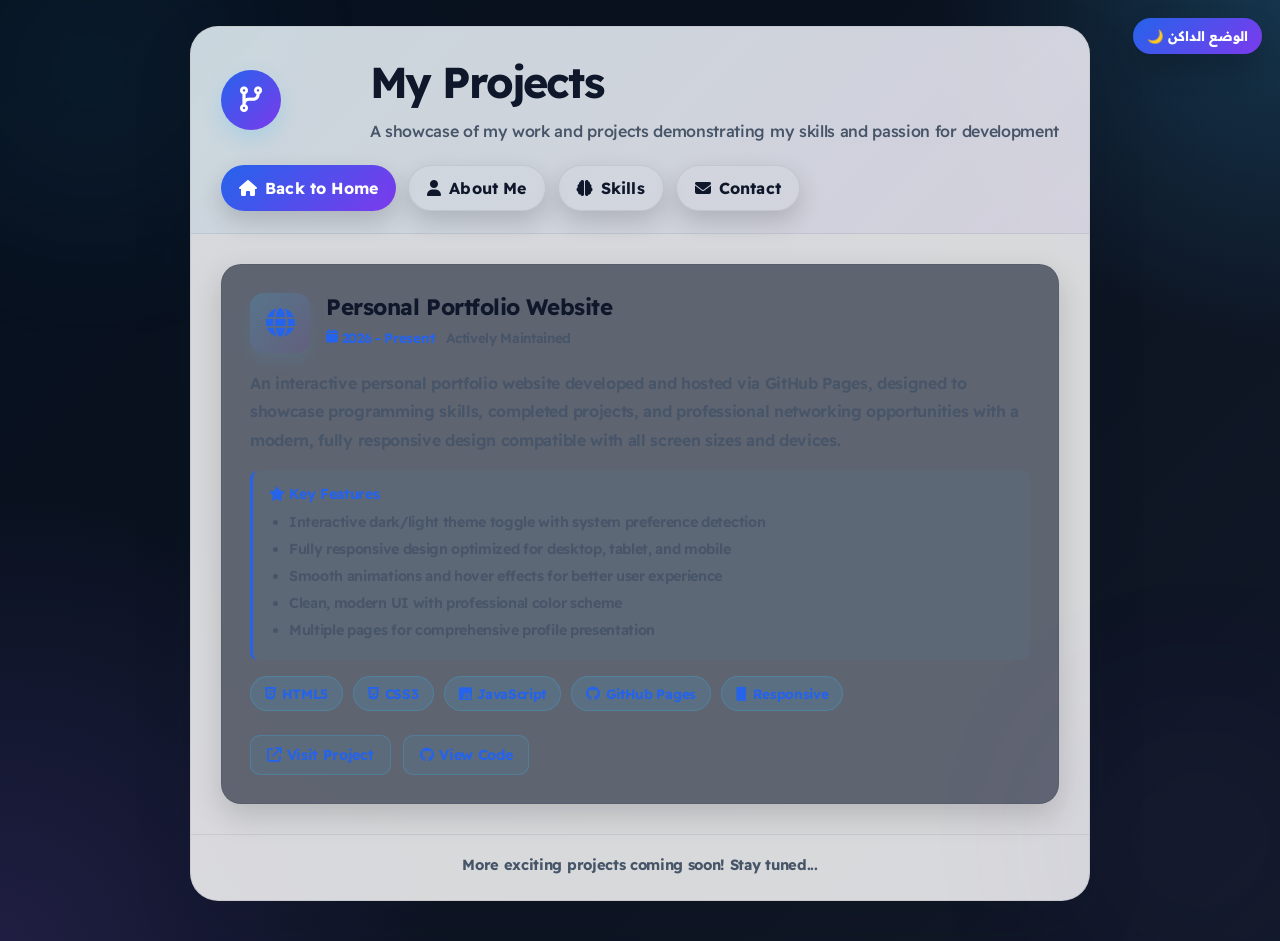
<file: projects.html>
<!DOCTYPE html>
<html lang="en" dir="ltr">
<head>
    <meta charset="UTF-8">
    <meta name="viewport" content="width=device-width, initial-scale=1.0">
    <title>My Projects | Aony Adel</title>
    <link rel="stylesheet" href="theme.css">
    <link href="https://fonts.googleapis.com/css2?family=Readex+Pro:wght@400;500;600;700;800&family=Tajawal:wght@400;700;800&display=swap" rel="stylesheet">
    <link rel="stylesheet" href="https://cdnjs.cloudflare.com/ajax/libs/font-awesome/6.4.0/css/all.min.css">
    <style>
        .page {
            position: relative;
            width: 100%;
            max-width: 900px;
            background: var(--surface);
            border: 1px solid var(--border-color);
            border-radius: 28px;
            overflow: hidden;
            box-shadow: var(--shadow);
            margin: 0 auto;
        }

        body {
            display: flex;
            align-items: center;
            justify-content: center;
        }

        .hero {
            padding: 28px 30px 22px;
            background: linear-gradient(135deg, rgba(56, 189, 248, 0.08), rgba(124, 58, 237, 0.05));
            border-bottom: 1px solid var(--border-color);
        }

        .hero-top {
            display: flex;
            justify-content: space-between;
            align-items: center;
            gap: 20px;
            flex-wrap: wrap;
        }

        .badge {
            width: 60px;
            height: 60px;
            border-radius: 50%;
            background: linear-gradient(135deg, var(--accent-color), var(--accent-2));
            display: flex;
            align-items: center;
            justify-content: center;
            font-size: 1.6rem;
            color: white;
            box-shadow: 0 8px 20px rgba(56, 189, 248, 0.22);
            flex-shrink: 0;
        }

        .hero h1 {
            font-weight: 800;
            letter-spacing: -0.05em;
        }

        .hero p {
            color: var(--muted);
            line-height: 1.6;
            margin-top: 8px;
        }

        .btn {
            display: inline-flex;
            align-items: center;
            gap: 8px;
            padding: 12px 18px;
            border-radius: 999px;
            text-decoration: none;
            font-weight: 800;
            color: #fff;
            transition: transform 0.25s ease, box-shadow 0.25s ease;
            box-shadow: 0 10px 24px rgba(0, 0, 0, 0.16);
            letter-spacing: 0.01em;
        }

        .btn-primary {
            background: linear-gradient(135deg, var(--accent-color), var(--accent-2));
        }

        .btn-secondary {
            background: rgba(255, 255, 255, 0.06);
            border: 1px solid var(--border-color);
            color: var(--text-color);
        }

        .btn:hover {
            transform: translateY(-3px);
        }

        .btn-secondary:hover {
            background: rgba(56, 189, 248, 0.12);
        }

        .hero-actions {
            display: flex;
            gap: 12px;
            margin-top: 20px;
            flex-wrap: wrap;
        }

        .content {
            padding: 30px;
            display: grid;
            gap: 24px;
        }

        .projects-grid {
            display: grid;
            grid-template-columns: 1fr;
            gap: 24px;
        }

        .project-card {
            background: rgba(15, 23, 42, 0.6);
            border: 1px solid var(--border-color);
            border-radius: 20px;
            padding: 28px;
            box-shadow: 0 12px 30px rgba(0, 0, 0, 0.16);
            transition: transform 0.25s ease, border-color 0.25s ease, box-shadow 0.25s ease;
            display: flex;
            flex-direction: column;
            gap: 16px;
        }

        .project-card:hover {
            transform: translateY(-6px);
            border-color: rgba(56, 189, 248, 0.24);
            box-shadow: 0 16px 40px rgba(56, 189, 248, 0.1);
        }

        .project-header {
            display: flex;
            align-items: flex-start;
            gap: 16px;
        }

        .project-icon {
            width: 60px;
            height: 60px;
            min-width: 60px;
            border-radius: 14px;
            background: linear-gradient(135deg, rgba(56, 189, 248, 0.2), rgba(124, 58, 237, 0.1));
            display: flex;
            align-items: center;
            justify-content: center;
            font-size: 1.8rem;
            color: var(--accent-color);
            box-shadow: 0 8px 16px rgba(56, 189, 248, 0.1);
        }

        .project-title {
            flex: 1;
        }

        .project-title h2 {
            font-size: 1.4rem;
            margin-bottom: 8px;
            color: var(--text-color);
            font-weight: 800;
            letter-spacing: -0.02em;
        }

        .project-meta {
            display: flex;
            gap: 12px;
            font-size: 0.85rem;
            flex-wrap: wrap;
        }

        .project-date {
            color: var(--accent-color);
            font-weight: 700;
            display: flex;
            align-items: center;
            gap: 4px;
        }

        .project-status {
            color: var(--muted);
            font-weight: 600;
        }

        .project-description {
            color: var(--muted);
            line-height: 1.8;
            font-weight: 600;
        }

        .project-features {
            background: rgba(56, 189, 248, 0.04);
            border-left: 3px solid var(--accent-color);
            padding: 14px 16px;
            border-radius: 8px;
        }

        .project-features h4 {
            color: var(--accent-color);
            font-size: 0.9rem;
            font-weight: 800;
            margin-bottom: 8px;
        }

        .project-features ul {
            color: var(--muted);
            font-size: 0.9rem;
            line-height: 1.6;
            font-weight: 600;
            margin-left: 20px;
        }

        .project-features li {
            margin-bottom: 4px;
        }

        .project-technologies {
            display: flex;
            flex-wrap: wrap;
            gap: 10px;
        }

        .tech-badge {
            display: inline-flex;
            align-items: center;
            gap: 6px;
            padding: 8px 14px;
            border-radius: 20px;
            background: rgba(56, 189, 248, 0.12);
            border: 1px solid rgba(56, 189, 248, 0.24);
            color: var(--accent-color);
            font-size: 0.85rem;
            font-weight: 700;
            transition: transform 0.25s ease;
        }

        .tech-badge:hover {
            transform: scale(1.05);
        }

        .tech-badge i {
            font-size: 0.9rem;
        }

        .project-actions {
            display: flex;
            gap: 12px;
            flex-wrap: wrap;
            margin-top: 8px;
        }

        .project-link {
            display: inline-flex;
            align-items: center;
            gap: 6px;
            padding: 10px 16px;
            border-radius: 10px;
            background: rgba(56, 189, 248, 0.08);
            border: 1px solid rgba(56, 189, 248, 0.24);
            color: var(--accent-color);
            text-decoration: none;
            font-weight: 700;
            font-size: 0.9rem;
            transition: transform 0.25s ease, background 0.25s ease;
        }

        .project-link:hover {
            transform: translateY(-2px);
            background: rgba(56, 189, 248, 0.16);
            border-color: rgba(56, 189, 248, 0.4);
        }

        .footer {
            text-align: center;
            padding: 20px 24px 26px;
            color: var(--muted);
            font-size: 0.92rem;
            font-weight: 700;
            border-top: 1px solid var(--border-color);
        }

        @media (max-width: 768px) {
            .page {
                border-radius: 20px;
            }

            .hero {
                padding: 22px 20px 18px;
            }

            .hero-top {
                gap: 12px;
            }

            .badge {
                width: 50px;
                height: 50px;
                font-size: 1.4rem;
            }

            .btn {
                padding: 10px 14px;
                font-size: 0.9rem;
            }

            .hero-actions {
                margin-top: 16px;
                gap: 8px;
            }

            .content {
                padding: 20px;
                gap: 18px;
            }

            .projects-grid {
                gap: 18px;
            }

            .project-card {
                padding: 20px;
                border-radius: 16px;
            }

            .project-header {
                gap: 12px;
            }

            .project-icon {
                width: 50px;
                height: 50px;
                font-size: 1.5rem;
                border-radius: 12px;
            }

            .project-title h2 {
                font-size: 1.15rem;
            }

            .tech-badge {
                font-size: 0.75rem;
                padding: 6px 12px;
            }
        }

        @media (max-width: 640px) {
            body {
                padding: 12px 8px;
            }

            .page {
                border-radius: 16px;
            }

            .hero {
                padding: 16px 12px 12px;
            }

            .hero-top {
                flex-direction: column;
                align-items: flex-start;
            }

            .badge {
                width: 45px;
                height: 45px;
                font-size: 1.2rem;
            }

            .hero h1 {
                font-size: 1.3rem;
            }

            .btn {
                padding: 9px 12px;
                font-size: 0.8rem;
            }

            .hero-actions {
                width: 100%;
                flex-direction: column;
                margin-top: 12px;
            }

            .content {
                padding: 14px;
                gap: 14px;
            }

            .projects-grid {
                gap: 14px;
            }

            .project-card {
                padding: 14px;
            }

            .project-header {
                gap: 10px;
            }

            .project-icon {
                width: 45px;
                height: 45px;
                font-size: 1.3rem;
            }

            .project-title h2 {
                font-size: 1rem;
            }

            .project-meta {
                font-size: 0.75rem;
            }

            .project-description {
                font-size: 0.9rem;
            }

            .project-features {
                padding: 12px 14px;
            }

            .project-features h4 {
                font-size: 0.8rem;
            }

            .project-features ul {
                font-size: 0.85rem;
            }

            .tech-badge {
                font-size: 0.7rem;
                padding: 5px 10px;
            }

            .project-link {
                padding: 8px 12px;
                font-size: 0.8rem;
            }
        }
    </style>
</head>
<body>
    <div class="page">
        <section class="hero">
            <div class="hero-top">
                <div class="badge"><i class="fa-solid fa-code-branch"></i></div>
                <div>
                    <h1>My Projects</h1>
                    <p>A showcase of my work and projects demonstrating my skills and passion for development</p>
                </div>
            </div>

            <div class="hero-actions">
                <a href="index.html" class="btn btn-primary"><i class="fa-solid fa-house"></i> Back to Home</a>
                <a href="about.html" class="btn btn-secondary"><i class="fa-solid fa-user"></i> About Me</a>
                <a href="skills.html" class="btn btn-secondary"><i class="fa-solid fa-brain"></i> Skills</a>
                <a href="contact.html" class="btn btn-secondary"><i class="fa-solid fa-envelope"></i> Contact</a>
            </div>
        </section>

        <section class="content">
            <div class="projects-grid">
                <div class="project-card">
                    <div class="project-header">
                        <div class="project-icon">
                            <i class="fa-solid fa-globe"></i>
                        </div>
                        <div class="project-title">
                            <h2>Personal Portfolio Website</h2>
                            <div class="project-meta">
                                <span class="project-date"><i class="fa-solid fa-calendar"></i> 2026 - Present</span>
                                <span class="project-status">Actively Maintained</span>
                            </div>
                        </div>
                    </div>

                    <p class="project-description">
                        An interactive personal portfolio website developed and hosted via GitHub Pages, designed to showcase programming skills, completed projects, and professional networking opportunities with a modern, fully responsive design compatible with all screen sizes and devices.
                    </p>

                    <div class="project-features">
                        <h4><i class="fa-solid fa-star"></i> Key Features</h4>
                        <ul>
                            <li>Interactive dark/light theme toggle with system preference detection</li>
                            <li>Fully responsive design optimized for desktop, tablet, and mobile</li>
                            <li>Smooth animations and hover effects for better user experience</li>
                            <li>Clean, modern UI with professional color scheme</li>
                            <li>Multiple pages for comprehensive profile presentation</li>
                        </ul>
                    </div>

                    <div class="project-technologies">
                        <div class="tech-badge"><i class="fa-brands fa-html5"></i> HTML5</div>
                        <div class="tech-badge"><i class="fa-brands fa-css3-alt"></i> CSS3</div>
                        <div class="tech-badge"><i class="fa-brands fa-js"></i> JavaScript</div>
                        <div class="tech-badge"><i class="fa-brands fa-github"></i> GitHub Pages</div>
                        <div class="tech-badge"><i class="fa-solid fa-mobile"></i> Responsive</div>
                    </div>

                    <div class="project-actions">
                        <a href="https://aonyadel1-gif.github.io/My-Portfolio/" target="_blank" class="project-link">
                            <i class="fa-solid fa-arrow-up-right-from-square"></i> Visit Project
                        </a>
                        <a href="https://github.com/aonyadel1-gif/My-Portfolio" target="_blank" class="project-link">
                            <i class="fa-brands fa-github"></i> View Code
                        </a>
                    </div>
                </div>
            </div>
        </section>

        <div class="footer">
            <p>More exciting projects coming soon! Stay tuned...</p>
        </div>
    </div>
    <script src="theme.js"></script>
</body>
</html>
</file>
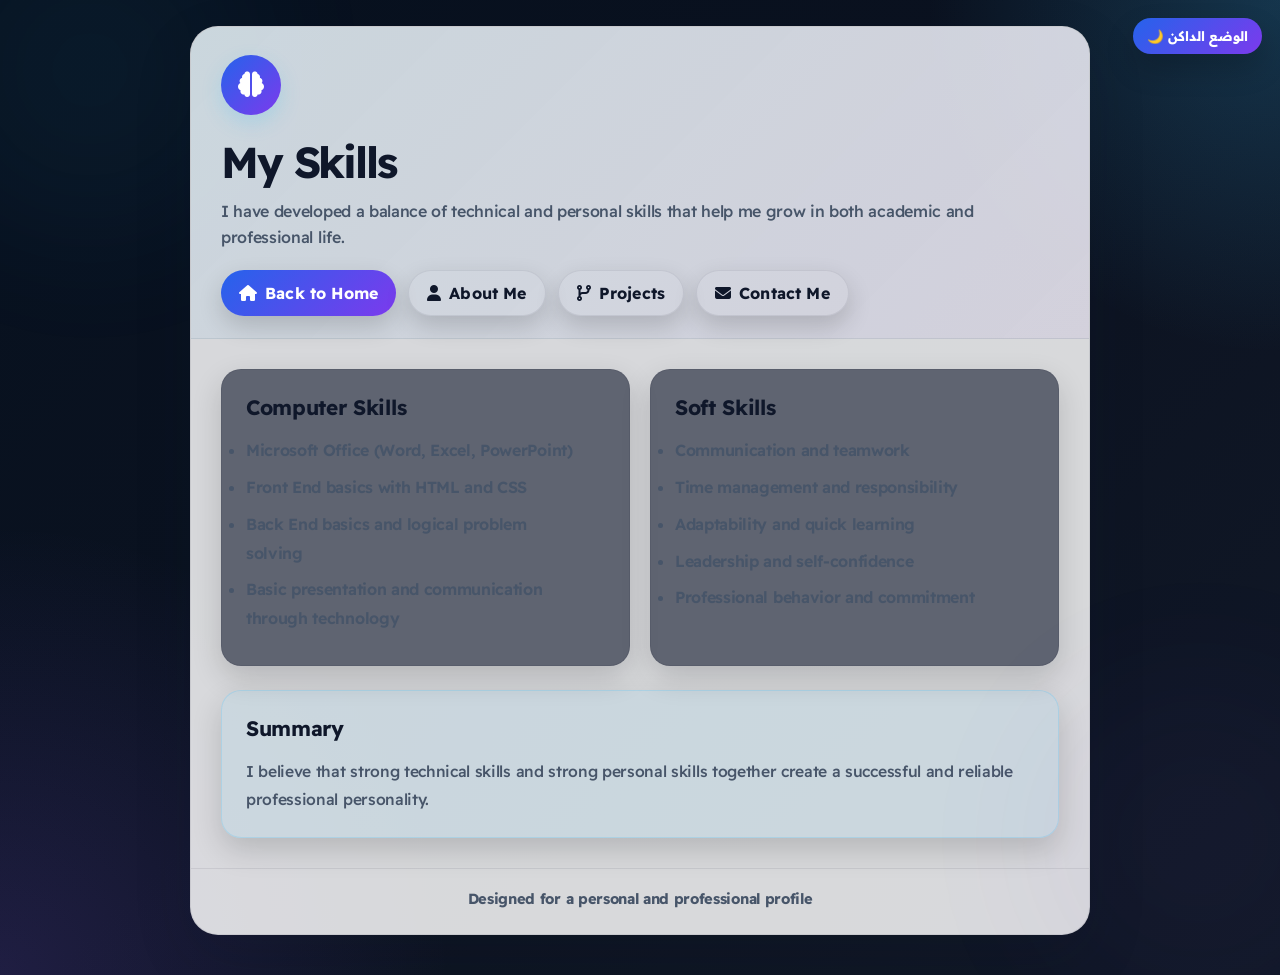
<file: skills.html>
<!DOCTYPE html>
<html lang="en">
<head>
    <meta charset="UTF-8">
    <meta name="viewport" content="width=device-width, initial-scale=1.0">
    <title>My Skills | Aony Adel</title>
    <link rel="stylesheet" href="theme.css">
    <link href="https://fonts.googleapis.com/css2?family=Readex+Pro:wght@400;500;600;700;800&family=Tajawal:wght@400;700;800&display=swap" rel="stylesheet">
    <link rel="stylesheet" href="https://cdnjs.cloudflare.com/ajax/libs/font-awesome/6.4.0/css/all.min.css">
    <style>
        .page {
            position: relative;
            width: 100%;
            max-width: 900px;
            background: var(--surface);
            border: 1px solid var(--border-color);
            border-radius: 28px;
            overflow: hidden;
            box-shadow: var(--shadow);
            margin: 0 auto;
        }

        body {
            display: flex;
            align-items: center;
            justify-content: center;
        }

        .hero {
            padding: 28px 30px 22px;
            background: linear-gradient(135deg, rgba(56, 189, 248, 0.08), rgba(124, 58, 237, 0.05));
            border-bottom: 1px solid var(--border-color);
        }

        .hero-top {
            display: flex;
            justify-content: space-between;
            align-items: center;
            gap: 20px;
            flex-wrap: wrap;
        }

        .badge {
            width: 60px;
            height: 60px;
            border-radius: 50%;
            background: linear-gradient(135deg, var(--accent-color), var(--accent-2));
            display: flex;
            align-items: center;
            justify-content: center;
            font-size: 1.6rem;
            color: white;
            box-shadow: 0 8px 20px rgba(56, 189, 248, 0.22);
            flex-shrink: 0;
        }

        .hero h1 {
            font-weight: 800;
            letter-spacing: -0.05em;
        }

        .hero p {
            color: var(--muted);
            line-height: 1.6;
            margin-top: 8px;
        }

        .btn {
            display: inline-flex;
            align-items: center;
            gap: 8px;
            padding: 12px 18px;
            border-radius: 999px;
            text-decoration: none;
            font-weight: 800;
            color: #fff;
            transition: transform 0.25s ease, box-shadow 0.25s ease;
            box-shadow: 0 10px 24px rgba(0, 0, 0, 0.16);
            letter-spacing: 0.01em;
        }

        .btn-primary {
            background: linear-gradient(135deg, var(--accent-color), var(--accent-2));
        }

        .btn-secondary {
            background: rgba(255, 255, 255, 0.06);
            border: 1px solid var(--border-color);
            color: var(--text-color);
        }

        .btn:hover {
            transform: translateY(-3px);
        }

        .btn-secondary:hover {
            background: rgba(56, 189, 248, 0.12);
        }

        .hero-actions {
            display: flex;
            gap: 12px;
            margin-top: 20px;
            flex-wrap: wrap;
        }

        .content {
            padding: 30px;
            display: grid;
            gap: 24px;
        }

        .grid {
            display: grid;
            grid-template-columns: repeat(auto-fit, minmax(240px, 1fr));
            gap: 20px;
        }

        .card {
            background: rgba(15, 23, 42, 0.6);
            border: 1px solid var(--border-color);
            border-radius: 20px;
            padding: 24px;
            box-shadow: 0 12px 30px rgba(0, 0, 0, 0.16);
            transition: transform 0.25s ease, border-color 0.25s ease;
        }

        .card:hover {
            transform: translateY(-4px);
            border-color: rgba(56, 189, 248, 0.24);
        }

        .card h2 {
            font-size: 1.3rem;
            margin-bottom: 16px;
            color: var(--text-color);
            font-weight: 800;
        }

        .card ul {
            padding-right: 20px;
            color: var(--muted);
            line-height: 1.8;
            font-weight: 600;
        }

        .card li {
            margin-bottom: 8px;
        }

        .highlight {
            background: rgba(56, 189, 248, 0.08);
            border-color: rgba(56, 189, 248, 0.2);
        }

        .footer {
            text-align: center;
            padding: 20px 24px 26px;
            color: var(--muted);
            font-size: 0.92rem;
            font-weight: 700;
            border-top: 1px solid var(--border-color);
        }

        @media (max-width: 768px) {
            .page {
                border-radius: 20px;
            }

            .hero {
                padding: 22px 20px 18px;
            }

            .hero-top {
                gap: 12px;
            }

            .badge {
                width: 50px;
                height: 50px;
                font-size: 1.4rem;
            }

            .btn {
                padding: 10px 14px;
                font-size: 0.9rem;
            }

            .hero-actions {
                margin-top: 16px;
                gap: 8px;
            }

            .content {
                padding: 20px;
                gap: 18px;
            }

            .grid {
                gap: 16px;
            }

            .card {
                padding: 18px;
                border-radius: 16px;
            }

            .card h2 {
                font-size: 1.1rem;
            }
        }

        @media (max-width: 640px) {
            body {
                padding: 12px 8px;
            }

            .page {
                border-radius: 16px;
            }

            .hero {
                padding: 16px 12px 12px;
            }

            .hero-top {
                flex-direction: column;
                align-items: flex-start;
            }

            .badge {
                width: 45px;
                height: 45px;
                font-size: 1.2rem;
            }

            .hero h1 {
                font-size: 1.3rem;
            }

            .btn {
                padding: 9px 12px;
                font-size: 0.8rem;
            }

            .hero-actions {
                width: 100%;
                flex-direction: column;
                margin-top: 12px;
            }

            .content {
                padding: 14px;
                gap: 14px;
            }

            .grid {
                grid-template-columns: 1fr;
                gap: 12px;
            }

            .card {
                padding: 12px;
            }

            .card h2 {
                font-size: 1rem;
            }

            .card ul {
                font-size: 0.9rem;
            }
        }
    </style>
</head>
<body>
    <div class="page">
        <section class="hero">
            <div class="hero-top">
                <div class="badge"><i class="fa-solid fa-brain"></i></div>
                <div>
                    <h1>My Skills</h1>
                    <p>I have developed a balance of technical and personal skills that help me grow in both academic and professional life.</p>
                </div>
            </div>

            <div class="hero-actions">
                <a href="index.html" class="btn btn-primary"><i class="fa-solid fa-house"></i> Back to Home</a>
                <a href="about.html" class="btn btn-secondary"><i class="fa-solid fa-user"></i> About Me</a>
                <a href="projects.html" class="btn btn-secondary"><i class="fa-solid fa-code-branch"></i> Projects</a>
                <a href="contact.html" class="btn btn-secondary"><i class="fa-solid fa-envelope"></i> Contact Me</a>
            </div>
        </section>

        <section class="content">
            <div class="grid">
                <div class="card">
                    <h2>Computer Skills</h2>
                    <ul>
                        <li>Microsoft Office (Word, Excel, PowerPoint)</li>
                        <li>Front End basics with HTML and CSS</li>
                        <li>Back End basics and logical problem solving</li>
                        <li>Basic presentation and communication through technology</li>
                    </ul>
                </div>

                <div class="card">
                    <h2>Soft Skills</h2>
                    <ul>
                        <li>Communication and teamwork</li>
                        <li>Time management and responsibility</li>
                        <li>Adaptability and quick learning</li>
                        <li>Leadership and self-confidence</li>
                        <li>Professional behavior and commitment</li>
                    </ul>
                </div>
            </div>

            <div class="card highlight">
                <h2>Summary</h2>
                <p style="color: var(--muted); line-height: 1.8;">I believe that strong technical skills and strong personal skills together create a successful and reliable professional personality.</p>
            </div>
        </section>

        <div class="footer">
            <p>Designed for a personal and professional profile</p>
        </div>
    </div>
    <script src="theme.js"></script>
</body>
</html>
</file>
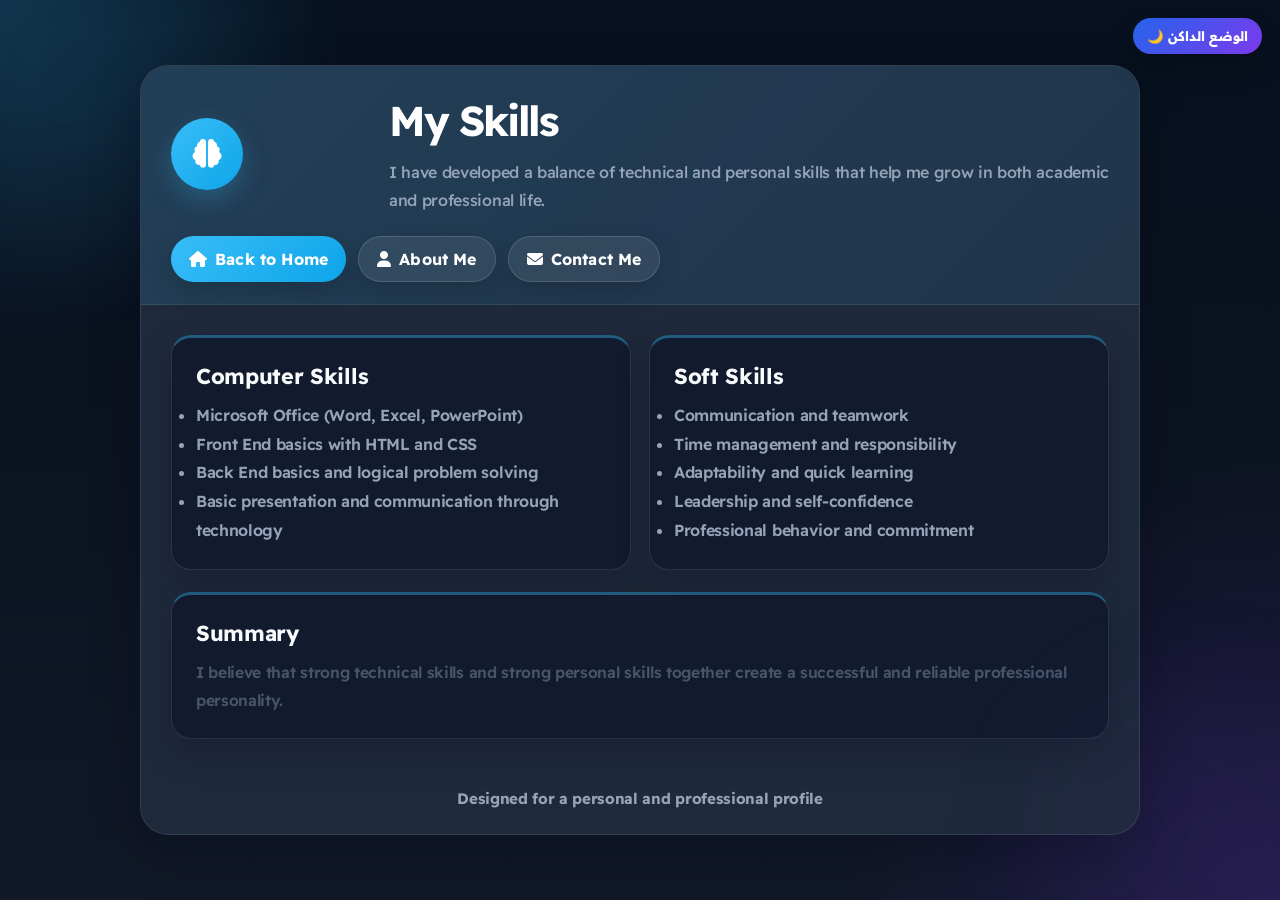
<file: skills_old.html>
<!DOCTYPE html>
<html lang="en">
<head>
    <meta charset="UTF-8">
    <meta name="viewport" content="width=device-width, initial-scale=1.0">
    <title>My Skills | Aony Adel</title>
    <link rel="stylesheet" href="theme.css">
    <link href="https://fonts.googleapis.com/css2?family=Readex+Pro:wght@400;500;600;700;800&family=Tajawal:wght@400;700;800&display=swap" rel="stylesheet">
    <link rel="stylesheet" href="https://cdnjs.cloudflare.com/ajax/libs/font-awesome/6.4.0/css/all.min.css">
    <style>
        :root {
            --bg: #0F172A;
            --surface: #1E293B;
            --surface-soft: rgba(30, 41, 59, 0.95);
            --text: #E2E8F0;
            --text-muted: #94A3B8;
            --accent: #38BDF8;
            --accent-dark: #0EA5E9;
            --border: rgba(255, 255, 255, 0.08);
            --radius: 20px;
            --shadow: 0 24px 70px rgba(0, 0, 0, 0.22);
        }

        * {
            box-sizing: border-box;
            margin: 0;
            padding: 0;
            font-family: 'Readex Pro', 'Tajawal', sans-serif;
        }

        body {
            position: relative;
            min-height: 100vh;
            background: linear-gradient(180deg, #0B1121 0%, #0F172A 100%);
            color: var(--text);
            display: flex;
            align-items: center;
            justify-content: center;
            padding: 32px 20px;
            overflow-x: hidden;
        }

        body::before,
        body::after {
            content: '';
            position: fixed;
            width: 320px;
            height: 320px;
            border-radius: 50%;
            filter: blur(80px);
            opacity: 0.24;
            z-index: 0;
            pointer-events: none;
            animation: drift 10s ease-in-out infinite alternate;
        }

        body::before {
            top: -90px;
            left: -90px;
            background: rgba(56, 189, 248, 0.24);
        }

        body::after {
            bottom: -110px;
            right: -80px;
            background: rgba(124, 58, 237, 0.22);
            animation-duration: 12s;
        }

        .page {
            position: relative;
            width: 100%;
            max-width: 1000px;
            background: var(--surface);
            border: 1px solid var(--border);
            border-radius: 28px;
            overflow: hidden;
            box-shadow: var(--shadow);
            isolation: isolate;
        }

        .page::before {
            content: '';
            position: absolute;
            inset: -1px;
            background: linear-gradient(120deg, rgba(56, 189, 248, 0.12), transparent 35%, rgba(255, 255, 255, 0.08) 55%, transparent 75%);
            transform: translateX(-120%);
            transition: transform 0.8s ease;
            z-index: 0;
            pointer-events: none;
        }

        .page:hover::before {
            transform: translateX(120%);
        }

        .hero,
        .content,
        .footer,
        .card,
        .badge,
        .btn {
            position: relative;
            z-index: 1;
        }

        .hero {
            padding: 36px 32px 28px;
            background: linear-gradient(135deg, rgba(56, 189, 248, 0.15), rgba(56, 189, 248, 0.08));
            border-bottom: 1px solid rgba(255, 255, 255, 0.08);
        }

        .badge {
            width: 72px;
            height: 72px;
            border-radius: 50%;
            background: linear-gradient(135deg, #38BDF8, #0EA5E9);
            display: flex;
            align-items: center;
            justify-content: center;
            font-size: 1.8rem;
            color: white;
            box-shadow: 0 10px 25px rgba(56, 189, 248, 0.25);
            animation: float 4s ease-in-out infinite;
        }

        .btn {
            display: inline-flex;
            align-items: center;
            gap: 8px;
            padding: 12px 18px;
            border-radius: 999px;
            text-decoration: none;
            color: #fff;
            font-weight: 700;
            transition: transform 0.25s ease, background 0.25s ease, box-shadow 0.25s ease;
            box-shadow: 0 10px 24px rgba(0, 0, 0, 0.16);
            position: relative;
            overflow: hidden;
        }

        .btn::before {
            content: '';
            position: absolute;
            inset: 0;
            background: linear-gradient(90deg, transparent, rgba(255, 255, 255, 0.2), transparent);
            transform: translateX(-120%);
            transition: transform 0.6s ease;
        }

        .btn:hover {
            transform: translateY(-3px);
            box-shadow: 0 16px 30px rgba(56, 189, 248, 0.18);
        }

        .btn:hover::before {
            transform: translateX(120%);
        }

        .card {
            position: relative;
            overflow: hidden;
            animation: fadeUp 0.7s ease both;
        }

        .card::before {
            content: '';
            position: absolute;
            inset: 0;
            background: linear-gradient(135deg, rgba(56, 189, 248, 0.12), transparent 55%);
            opacity: 0;
            transition: opacity 0.3s ease;
            pointer-events: none;
        }

        .card:hover::before {
            opacity: 1;
        }

        .card:hover {
            transform: translateY(-4px);
            border-color: rgba(56, 189, 248, 0.16);
        }

        .highlight {
            animation-delay: 0.1s;
        }

        .footer {
            animation: fadeUp 0.9s ease both;
        }

        @keyframes float {
            0%, 100% { transform: translateY(0px); }
            50% { transform: translateY(-6px); }
        }

        @keyframes fadeUp {
            from { opacity: 0; transform: translateY(16px); }
            to { opacity: 1; transform: translateY(0); }
        }

        @keyframes drift {
            from { transform: translate(0, 0) scale(1); }
            to { transform: translate(30px, 20px) scale(1.08); }
        }

        * {
            box-sizing: border-box;
            margin: 0;
            padding: 0;
            font-family: 'Readex Pro', 'Tajawal', sans-serif;
        }

        html {
            scroll-behavior: smooth;
        }

        body {
            min-height: 100vh;
            background: linear-gradient(180deg, #0B1121 0%, #0F172A 100%);
            color: var(--text);
            display: flex;
            align-items: center;
            justify-content: center;
            padding: 32px 20px;
        }

        .page {
            width: 100%;
            max-width: 1000px;
            background: var(--surface);
            border: 1px solid var(--border);
            border-radius: 28px;
            overflow: hidden;
            box-shadow: var(--shadow);
        }

        .hero {
            padding: 36px 32px 28px;
            background: linear-gradient(135deg, rgba(56, 189, 248, 0.15), rgba(56, 189, 248, 0.08));
            border-bottom: 1px solid rgba(255, 255, 255, 0.08);
        }

        .hero-top {
            display: flex;
            justify-content: space-between;
            align-items: center;
            gap: 16px;
            flex-wrap: wrap;
        }

        .badge {
            width: 72px;
            height: 72px;
            border-radius: 50%;
            background: linear-gradient(135deg, #38BDF8, #0EA5E9);
            display: flex;
            align-items: center;
            justify-content: center;
            font-size: 1.8rem;
            color: white;
            box-shadow: 0 10px 25px rgba(56, 189, 248, 0.25);
        }

        .hero h1 {
            font-size: clamp(2rem, 4vw, 2.6rem);
            margin-bottom: 8px;
            color: white;
        }

        .hero p {
            color: var(--text-muted);
            line-height: 1.75;
            max-width: 720px;
            margin-top: 12px;
        }

        .hero-actions {
            display: flex;
            gap: 12px;
            margin-top: 22px;
            flex-wrap: wrap;
        }

        .btn {
            display: inline-flex;
            align-items: center;
            gap: 8px;
            padding: 12px 18px;
            border-radius: 999px;
            text-decoration: none;
            color: #fff;
            font-weight: 700;
            transition: transform 0.25s ease, background 0.25s ease;
        }

        .btn:hover {
            transform: translateY(-3px);
        }

        .btn-primary {
            background: linear-gradient(135deg, #38BDF8, #0EA5E9);
        }

        .btn-secondary {
            background: rgba(255, 255, 255, 0.08);
            border: 1px solid rgba(255, 255, 255, 0.14);
        }

        .content {
            padding: 32px;
            display: grid;
            gap: 24px;
        }

        .grid {
            display: grid;
            grid-template-columns: repeat(auto-fit, minmax(240px, 1fr));
            gap: 18px;
        }

        .card {
            background: var(--surface-soft);
            border: 1px solid var(--border);
            border-radius: 22px;
            padding: 24px;
            box-shadow: 0 16px 35px rgba(0, 0, 0, 0.14);
            transition: transform 0.25s ease, border-color 0.25s ease;
        }

        .card:hover {
            transform: translateY(-4px);
            border-color: rgba(56, 189, 248, 0.16);
        }

        .card h2 {
            font-size: 1.35rem;
            margin-bottom: 12px;
            color: white;
        }

        .card ul {
            padding-right: 18px;
            color: var(--text-muted);
            line-height: 1.8;
        }

        .highlight {
            background: rgba(56, 189, 248, 0.08);
            border-color: rgba(56, 189, 248, 0.16);
        }

        .footer {
            text-align: center;
            padding: 18px 24px 28px;
            color: var(--text-muted);
            font-size: 0.95rem;
        }

        @media (max-width: 780px) {
            body {
                padding: 24px 14px;
            }

            .hero {
                padding: 28px 22px 22px;
            }

            .content {
                padding: 26px;
            }
        }

        @media (max-width: 540px) {
            .page {
                border-radius: 20px;
            }

            .hero-top {
                flex-direction: column;
                align-items: flex-start;
            }

            .hero-actions {
                width: 100%;
                justify-content: center;
            }
        }
    </style>
    <style>
        body {
            background:
                radial-gradient(circle at top left, rgba(56, 189, 248, 0.18), transparent 22%),
                radial-gradient(circle at bottom right, rgba(124, 58, 237, 0.18), transparent 28%),
                linear-gradient(180deg, #07111f 0%, #0b1220 45%, #111827 100%);
            font-weight: 500;
            letter-spacing: -0.02em;
        }

        .page {
            border: 1px solid rgba(148, 163, 184, 0.18);
            box-shadow: 0 18px 50px rgba(2, 6, 23, 0.28);
        }

        .hero {
            padding: 28px 30px 22px;
        }

        .hero h1 {
            font-weight: 800;
            letter-spacing: -0.05em;
        }

        .btn {
            font-weight: 800;
            padding: 12px 18px;
            letter-spacing: 0.01em;
        }

        .content {
            padding: 30px;
            gap: 22px;
        }

        .card {
            background: rgba(15, 23, 42, 0.72);
            border: 1px solid rgba(148, 163, 184, 0.18);
            border-radius: 20px;
            box-shadow: 0 14px 35px rgba(2, 6, 23, 0.18);
            border-top: 3px solid rgba(56, 189, 248, 0.4);
        }

        .card h2 {
            font-weight: 800;
            color: #f8fafc;
        }

        .card ul,
        .card p {
            font-weight: 600;
            line-height: 1.8;
        }

        .footer {
            padding: 20px 24px 26px;
            font-weight: 700;
        }
    </style>
</head>
<body>
    <div class="page">
        <section class="hero">
            <div class="hero-top">
                <div class="badge"><i class="fa-solid fa-brain"></i></div>
                <div>
                    <h1>My Skills</h1>
                    <p>I have developed a balance of technical and personal skills that help me grow in both academic and professional life.</p>
                </div>
            </div>

            <div class="hero-actions">
                <a href="index.html" class="btn btn-primary"><i class="fa-solid fa-house"></i> Back to Home</a>
                <a href="about.html" class="btn btn-secondary"><i class="fa-solid fa-user"></i> About Me</a>
                <a href="contact.html" class="btn btn-secondary"><i class="fa-solid fa-envelope"></i> Contact Me</a>
            </div>
        </section>

        <section class="content">
            <div class="grid">
                <div class="card">
                    <h2>Computer Skills</h2>
                    <ul>
                        <li>Microsoft Office (Word, Excel, PowerPoint)</li>
                        <li>Front End basics with HTML and CSS</li>
                        <li>Back End basics and logical problem solving</li>
                        <li>Basic presentation and communication through technology</li>
                    </ul>
                </div>

                <div class="card">
                    <h2>Soft Skills</h2>
                    <ul>
                        <li>Communication and teamwork</li>
                        <li>Time management and responsibility</li>
                        <li>Adaptability and quick learning</li>
                        <li>Leadership and self-confidence</li>
                        <li>Professional behavior and commitment</li>
                    </ul>
                </div>
            </div>

            <div class="card highlight">
                <h2>Summary</h2>
                <p>I believe that strong technical skills and strong personal skills together create a successful and reliable professional personality.</p>
            </div>
        </section>

        <div class="footer">
            <p>Designed for a personal and professional profile</p>
        </div>
    </div>
    <script src="theme.js"></script>
</body>
</html>
</file>
<file: theme.css>
﻿:root {
  color-scheme: dark;
  --bg-color: #07111f;
  --surface: rgba(9, 15, 28, 0.9);
  --surface-strong: rgba(15, 23, 42, 0.96);
  --text-color: #f8fafc;
  --muted: #94a3b8;
  --accent-color: #38bdf8;
  --accent-2: #8b5cf6;
  --accent-hover: #0ea5e9;
  --border-color: rgba(255, 255, 255, 0.12);
  --shadow: 0 24px 70px rgba(0, 0, 0, 0.28);
  --radius: 24px;
}

[data-theme="light"] {
  color-scheme: light;
  --bg-color: #f4f7ff;
  --surface: rgba(255, 255, 255, 0.84);
  --surface-strong: rgba(255, 255, 255, 0.95);
  --text-color: #0f172a;
  --muted: #475569;
  --accent-color: #2563eb;
  --accent-2: #7c3aed;
  --accent-hover: #1d4ed8;
  --border-color: rgba(15, 23, 42, 0.08);
  --shadow: 0 22px 60px rgba(15, 23, 42, 0.12);
}

* {
  box-sizing: border-box;
  margin: 0;
  padding: 0;
  font-family: 'Readex Pro', 'Tajawal', sans-serif;
}

html {
  scroll-behavior: smooth;
}

body {
  min-height: 100vh;
  background:
    radial-gradient(circle at top right, rgba(56, 189, 248, 0.2), transparent 22%),
    radial-gradient(circle at bottom left, rgba(139, 92, 246, 0.16), transparent 28%),
    linear-gradient(135deg, #07111f 0%, #0b1220 45%, #111827 100%);
  color: var(--text-color);
  padding: 26px 16px 40px;
  overflow-x: hidden;
  position: relative;
  font-weight: 500;
  letter-spacing: -0.02em;
}

body::before,
body::after {
  content: '';
  position: fixed;
  width: 320px;
  height: 320px;
  border-radius: 50%;
  filter: blur(90px);
  opacity: 0.24;
  pointer-events: none;
  z-index: 0;
  animation: drift 10s ease-in-out infinite alternate;
}

body::before {
  top: -90px;
  left: -70px;
  background: rgba(56, 189, 248, 0.25);
}

body::after {
  bottom: -100px;
  right: -80px;
  background: rgba(139, 92, 246, 0.2);
  animation-duration: 12s;
}

::selection {
  background: rgba(56, 189, 248, 0.24);
  color: white;
}

.container {
  position: relative;
  z-index: 1;
  max-width: 980px;
  margin: 0 auto;
  padding: 0 8px;
}

header {
  position: relative;
  overflow: hidden;
  background: var(--surface);
  border: 1px solid var(--border-color);
  border-radius: 30px;
  padding: 34px 28px 30px;
  text-align: center;
  box-shadow: var(--shadow);
  backdrop-filter: blur(16px);
  margin-bottom: 24px;
  border-top: 3px solid rgba(56, 189, 248, 0.5);
}

header::before {
  content: '';
  position: absolute;
  inset: 0;
  background: linear-gradient(125deg, rgba(56, 189, 248, 0.16), transparent 38%, rgba(255,255,255,0.06) 55%, transparent 75%);
  transform: translateX(-120%);
  transition: transform 0.8s ease;
  pointer-events: none;
}

header:hover::before {
  transform: translateX(120%);
}

.profile-img {
  display: inline-flex;
  width: fit-content;
  padding: 8px;
  border-radius: 50%;
  background: linear-gradient(135deg, rgba(56, 189, 248, 0.22), rgba(139, 92, 246, 0.16));
  border: 2px solid rgba(255, 255, 255, 0.16);
  box-shadow: inset 0 0 0 1px rgba(255,255,255,0.12), 0 22px 60px rgba(0, 0, 0, 0.2);
  margin-bottom: 24px;
  animation: float 4s ease-in-out infinite;
}

.profile-img img {
  width: 220px;
  height: 220px;
  border-radius: 50%;
  object-fit: cover;
  border: 5px solid rgba(255, 255, 255, 0.16);
  display: block;
}

h1 {
  font-size: clamp(1.85rem, 4vw, 2.7rem);
  font-weight: 800;
  margin-bottom: 10px;
  color: var(--text-color);
  letter-spacing: -0.05em;
}

.subtitle {
  color: var(--muted);
  font-size: 1rem;
  line-height: 1.8;
  max-width: 720px;
  margin: 0 auto 4px;
}

.action-row {
  display: flex;
  justify-content: center;
  flex-wrap: wrap;
  gap: 12px;
  margin-top: 22px;
}

.about-link {
  display: inline-flex;
  align-items: center;
  gap: 8px;
  padding: 12px 18px;
  border-radius: 999px;
  text-decoration: none;
  font-weight: 800;
  color: var(--text-color);
  background: rgba(255, 255, 255, 0.06);
  border: 1px solid var(--border-color);
  transition: transform 0.25s ease, box-shadow 0.25s ease, background 0.25s ease;
  box-shadow: 0 10px 24px rgba(0, 0, 0, 0.08);
  letter-spacing: 0.01em;
}

.about-link i {
  color: var(--accent-color);
}

.about-link:hover {
  transform: translateY(-3px);
  background: linear-gradient(135deg, rgba(56, 189, 248, 0.18), rgba(139, 92, 246, 0.15));
  box-shadow: 0 16px 30px rgba(56, 189, 248, 0.16);
}

.search-box {
  margin: 26px 0 24px;
  padding: 14px 16px;
  background: var(--surface-strong);
  border: 1px solid var(--border-color);
  border-radius: 999px;
  box-shadow: var(--shadow);
  transition: transform 0.25s ease, border-color 0.25s ease;
}

.search-box:hover {
  transform: translateY(-2px);
  border-color: rgba(56, 189, 248, 0.28);
}

.search-form {
  display: flex;
  align-items: center;
  gap: 10px;
}

.search-input {
  flex: 1;
  border: none;
  outline: none;
  background: transparent;
  color: var(--text-color);
  font-size: 1rem;
  padding: 6px 2px;
}

.search-input::placeholder {
  color: var(--muted);
}

.search-btn {
  width: 46px;
  height: 46px;
  border: none;
  border-radius: 50%;
  background: linear-gradient(135deg, var(--accent-color), var(--accent-2));
  color: white;
  display: grid;
  place-items: center;
  cursor: pointer;
  transition: transform 0.25s ease, filter 0.25s ease;
}

.search-btn:hover {
  transform: scale(1.05);
  filter: brightness(1.04);
}

.cards-grid {
  display: grid;
  grid-template-columns: repeat(2, minmax(240px, 1fr));
  gap: 20px;
  margin-bottom: 24px;
}

.card {
  background: var(--surface);
  border: 1px solid var(--border-color);
  border-radius: var(--radius);
  padding: 22px;
  box-shadow: var(--shadow);
  transition: transform 0.25s ease, border-color 0.25s ease;
  border-top: 3px solid rgba(56, 189, 248, 0.4);
}

.card:hover {
  transform: translateY(-5px);
  border-color: rgba(56, 189, 248, 0.24);
}

.card-icon {
  font-size: 1.35rem;
  color: var(--accent-color);
  margin-bottom: 12px;
}

.card h3 {
  font-size: 1.15rem;
  margin-bottom: 8px;
  color: var(--text-color);
}

.card p {
  color: var(--muted);
  line-height: 1.8;
  font-size: 0.98rem;
}

.social-links {
  display: flex;
  justify-content: center;
  flex-wrap: wrap;
  gap: 12px;
  margin-top: 10px;
}

.social-btn {
  width: 48px;
  height: 48px;
  border-radius: 16px;
  display: grid;
  place-items: center;
  color: var(--text-color);
  text-decoration: none;
  border: 1px solid var(--border-color);
  background: rgba(255,255,255,0.05);
  box-shadow: 0 10px 24px rgba(0,0,0,0.08);
  transition: transform 0.25s ease, background 0.25s ease;
}

.social-btn:hover {
  transform: translateY(-3px);
  background: linear-gradient(135deg, rgba(56, 189, 248, 0.18), rgba(139, 92, 246, 0.14));
}

.theme-toggle-btn {
  position: fixed;
  top: 18px;
  right: 18px;
  z-index: 9999;
  border: none;
  border-radius: 999px;
  padding: 10px 14px;
  background: linear-gradient(135deg, var(--accent-color), var(--accent-2));
  color: white;
  cursor: pointer;
  font-weight: 700;
  box-shadow: 0 14px 30px rgba(0, 0, 0, 0.2);
  display: inline-flex;
  align-items: center;
  gap: 8px;
  transition: transform 0.2s ease, box-shadow 0.2s ease;
}

.theme-toggle-btn:hover {
  transform: translateY(-2px);
  box-shadow: 0 16px 34px rgba(0, 0, 0, 0.24);
}

footer {
  margin-top: 30px;
  text-align: center;
  color: var(--muted);
  font-size: 0.92rem;
}

@keyframes float {
  0%, 100% { transform: translateY(0); }
  50% { transform: translateY(-6px); }
}

@keyframes drift {
  from { transform: translate(0, 0) scale(1); }
  to { transform: translate(24px, 16px) scale(1.08); }
}

@media (max-width: 820px) {
  .cards-grid {
    grid-template-columns: 1fr;
  }

  .container {
    padding: 0 12px;
  }
}

@media (max-width: 768px) {
  body {
    padding: 20px 12px 30px;
  }

  .container {
    max-width: 100%;
  }

  header {
    padding: 24px 20px 20px;
    border-radius: 24px;
    margin-bottom: 18px;
  }

  h1 {
    font-size: clamp(1.6rem, 3vw, 2.2rem);
  }

  .profile-img img {
    width: 160px;
    height: 160px;
  }

  .search-box {
    margin: 20px 0 18px;
    padding: 12px 12px;
    border-radius: 18px;
  }

  .cards-grid {
    gap: 16px;
    margin-bottom: 18px;
  }
}

@media (max-width: 640px) {
  body {
    padding: 16px 10px 24px;
  }

  header {
    padding: 20px 16px 18px;
    border-radius: 20px;
    margin-bottom: 16px;
  }

  .profile-img img {
    width: 140px;
    height: 140px;
    border-width: 4px;
  }

  h1 {
    font-size: clamp(1.4rem, 2.5vw, 1.8rem);
    margin-bottom: 8px;
  }

  .subtitle {
    font-size: 0.9rem;
    margin: 0 auto 8px;
  }

  .action-row {
    gap: 8px;
    margin-top: 16px;
  }

  .about-link {
    padding: 10px 14px;
    font-size: 0.85rem;
  }

  .search-box {
    margin: 16px 0 14px;
    padding: 10px 10px;
    border-radius: 16px;
  }

  .search-input {
    font-size: 0.9rem;
    padding: 4px 2px;
  }

  .search-btn {
    width: 40px;
    height: 40px;
  }

  .cards-grid {
    grid-template-columns: 1fr;
    gap: 12px;
    margin-bottom: 16px;
  }

  .card {
    padding: 16px;
    border-radius: 16px;
  }

  .card-icon {
    font-size: 1.2rem;
    margin-bottom: 10px;
  }

  .card h3 {
    font-size: 1rem;
    margin-bottom: 6px;
  }

  .card p {
    font-size: 0.9rem;
    line-height: 1.6;
  }

  .social-links {
    gap: 8px;
    margin-top: 8px;
  }

  .social-btn {
    width: 42px;
    height: 42px;
  }

  .theme-toggle-btn {
    top: 10px;
    right: 10px;
    padding: 8px 12px;
    font-size: 0.75rem;
  }

  footer {
    margin-top: 20px;
    padding: 16px 12px;
    font-size: 0.85rem;
  }
}

@media (max-width: 480px) {
  body {
    padding: 12px 8px 20px;
  }

  header {
    padding: 16px 12px 14px;
  }

  .profile-img img {
    width: 120px;
    height: 120px;
    border-width: 3px;
  }

  h1 {
    font-size: 1.2rem;
  }

  .subtitle {
    font-size: 0.85rem;
    line-height: 1.6;
  }

  .about-link {
    padding: 9px 12px;
    font-size: 0.8rem;
    gap: 6px;
  }

  .search-input::placeholder {
    font-size: 0.8rem;
  }

  .card {
    padding: 14px;
  }
}

@media (max-width: 640px) {
  body {
    padding: 18px 12px 32px;
  }

  header {
    padding: 28px 18px 24px;
  }

  .profile-img img {
    width: 180px;
    height: 180px;
  }

  .search-box {
    border-radius: 18px;
    padding: 12px 14px;
  }

  .theme-toggle-btn {
    top: 12px;
    right: 12px;
    padding: 9px 12px;
  }
}
</file>
